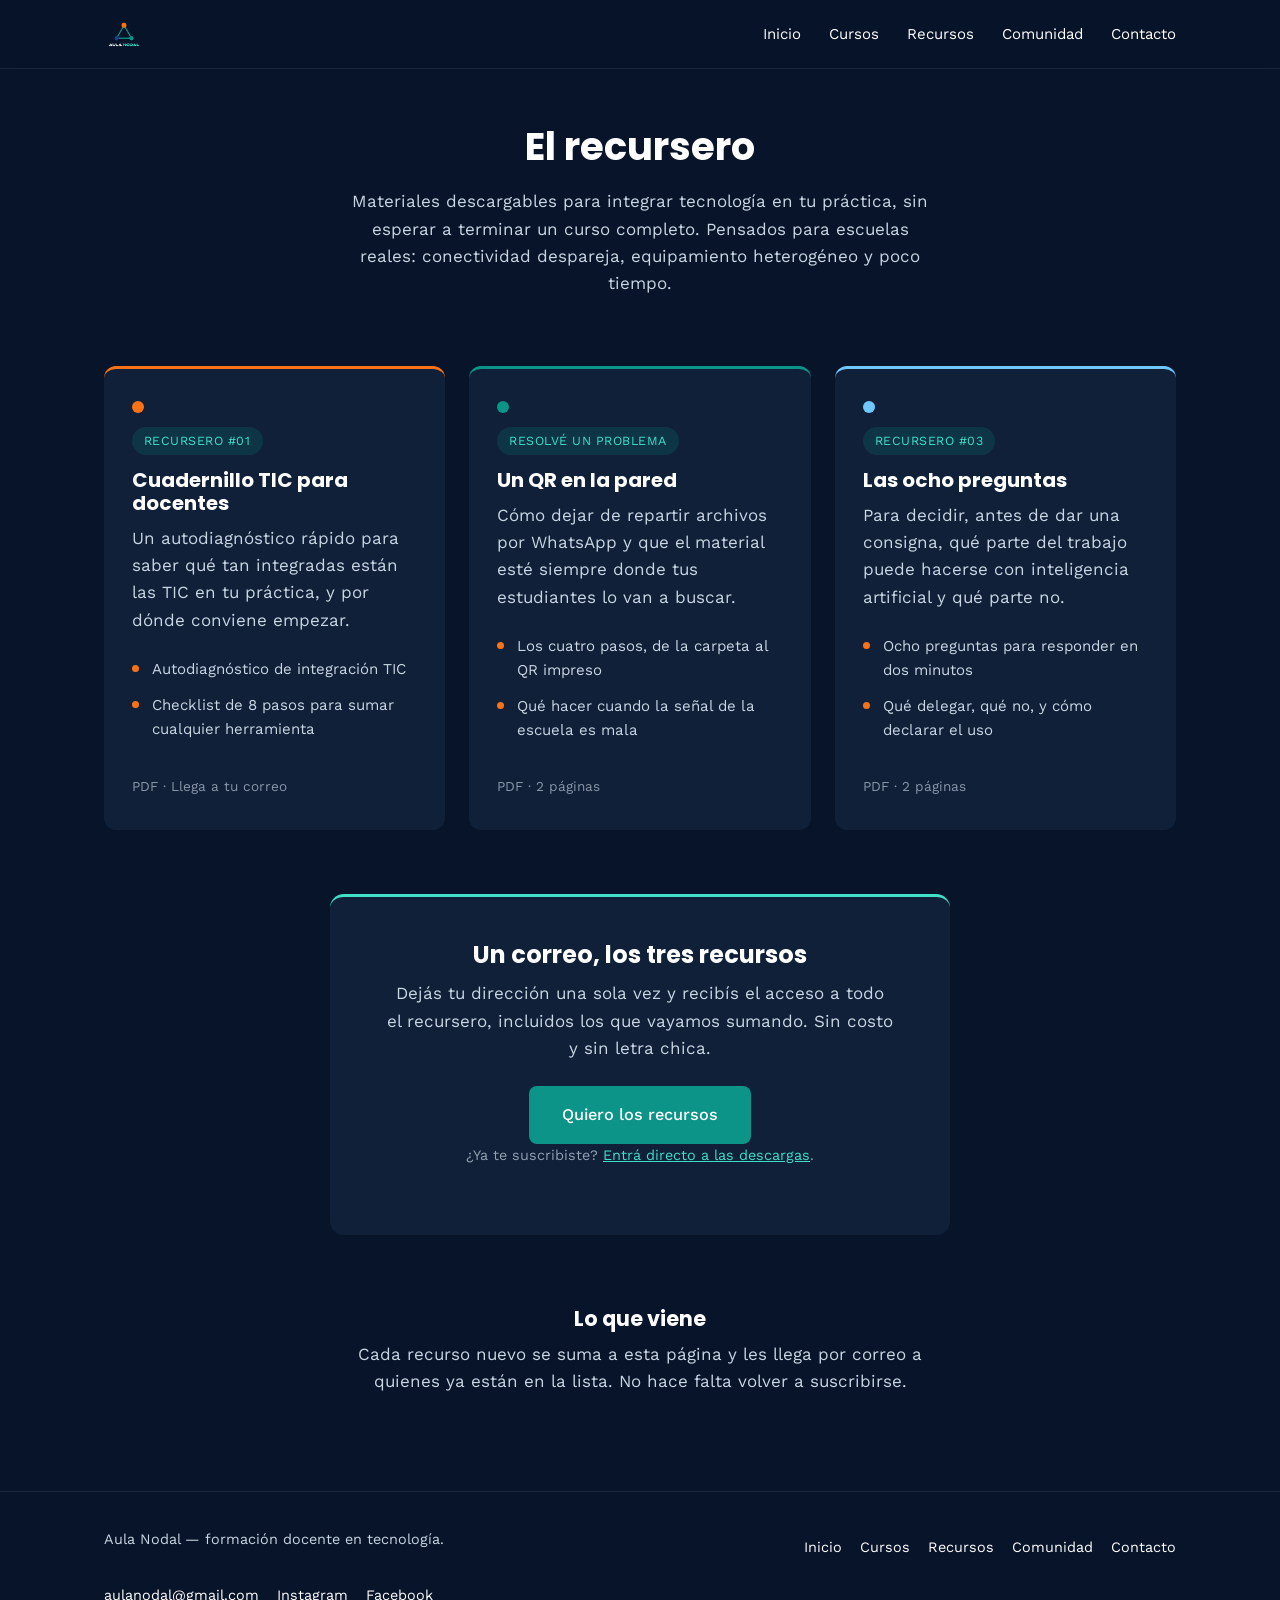
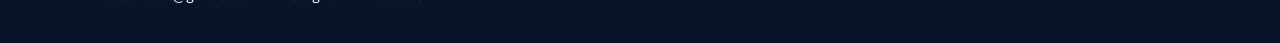
<file: index.html>
<!DOCTYPE html>
<html lang="es">
<head>
<!-- Google Tag Manager -->
<script>(function(w,d,s,l,i){w[l]=w[l]||[];w[l].push({'gtm.start':
new Date().getTime(),event:'gtm.js'});var f=d.getElementsByTagName(s)[0],
j=d.createElement(s),dl=l!='dataLayer'?'&l='+l:'';j.async=true;j.src=
'https://www.googletagmanager.com/gtm.js?id='+i+dl;f.parentNode.insertBefore(j,f);
})(window,document,'script','dataLayer','GTM-NT9JLRTF');</script>
<!-- End Google Tag Manager -->
<meta charset="UTF-8">
<meta name="viewport" content="width=device-width, initial-scale=1.0">
<title>Recursos gratuitos — Aula Nodal</title>
<meta name="description" content="Autodiagnósticos, checklists y guías descargables para integrar tecnología en el aula. Pensados para escuelas reales: conectividad despareja y tiempo escaso.">
<link rel="icon" href="/assets/img/favicon.png">
<link rel="preconnect" href="https://fonts.googleapis.com">
<link rel="preconnect" href="https://fonts.gstatic.com" crossorigin>
<link href="https://fonts.googleapis.com/css2?family=Poppins:wght@600;700&family=Work+Sans:wght@400;500&display=swap" rel="stylesheet">
<link rel="stylesheet" href="/assets/css/style.css">
<link rel="stylesheet" href="/assets/css/recursos.css">
</head>
<body>
<!-- Google Tag Manager (noscript) -->
<noscript><iframe src="https://www.googletagmanager.com/ns.html?id=GTM-NT9JLRTF"
height="0" width="0" style="display:none;visibility:hidden"></iframe></noscript>
<!-- End Google Tag Manager (noscript) -->

<header class="site-header">
  <div class="wrap header-inner">
    <a href="/" class="brand">
      <img src="/assets/img/logo-aulanodal.png" alt="Aula Nodal - Inicio" class="brand-mark">
    </a>
    <button class="nav-toggle" aria-expanded="false" aria-controls="primary-nav" aria-label="Abrir menú">
      <span></span><span></span><span></span>
    </button>
    <nav id="primary-nav" class="primary-nav">
      <a href="/">Inicio</a>
      <a href="/cursos/">Cursos</a>
      <a href="/recursos/">Recursos</a>
      <a href="/comunidad/">Comunidad</a>
      <a href="/contacto/">Contacto</a>
    </nav>
  </div>
</header>

<main>

  <section class="page-hero">
    <div class="wrap page-hero-inner">
      <h1>El recursero</h1>
      <p>Materiales descargables para integrar tecnología en tu práctica, sin esperar a terminar un curso completo. Pensados para escuelas reales: conectividad despareja, equipamiento heterogéneo y poco tiempo.</p>
    </div>
  </section>

  <section class="resource-section">
    <div class="wrap">
      <div class="resource-grid">

        <article class="resource-item resource-item--orange">
          <span class="resource-node"></span>
          <span class="resource-tag">Recursero #01</span>
          <h2>Cuadernillo TIC para docentes</h2>
          <p>Un autodiagnóstico rápido para saber qué tan integradas están las TIC en tu práctica, y por dónde conviene empezar.</p>
          <ul class="resource-features">
            <li>Autodiagnóstico de integración TIC</li>
            <li>Checklist de 8 pasos para sumar cualquier herramienta</li>
          </ul>
          <span class="resource-meta">PDF · Llega a tu correo</span>
        </article>

        <article class="resource-item resource-item--teal">
          <span class="resource-node"></span>
          <span class="resource-tag">Resolvé un problema</span>
          <h2>Un QR en la pared</h2>
          <p>Cómo dejar de repartir archivos por WhatsApp y que el material esté siempre donde tus estudiantes lo van a buscar.</p>
          <ul class="resource-features">
            <li>Los cuatro pasos, de la carpeta al QR impreso</li>
            <li>Qué hacer cuando la señal de la escuela es mala</li>
          </ul>
          <span class="resource-meta">PDF · 2 páginas</span>
        </article>

        <article class="resource-item resource-item--cyan">
          <span class="resource-node"></span>
          <span class="resource-tag">Recursero #03</span>
          <h2>Las ocho preguntas</h2>
          <p>Para decidir, antes de dar una consigna, qué parte del trabajo puede hacerse con inteligencia artificial y qué parte no.</p>
          <ul class="resource-features">
            <li>Ocho preguntas para responder en dos minutos</li>
            <li>Qué delegar, qué no, y cómo declarar el uso</li>
          </ul>
          <span class="resource-meta">PDF · 2 páginas</span>
        </article>

      </div>
    </div>
  </section>

  <section class="resource-cta">
    <div class="wrap resource-cta-inner">
      <h2>Un correo, los tres recursos</h2>
      <p>Dejás tu dirección una sola vez y recibís el acceso a todo el recursero, incluidos los que vayamos sumando. Sin costo y sin letra chica.</p>
      <a href="https://aulanodal-tvw69t.subscribepage.io" class="btn btn-primary btn-large" target="_blank" rel="noopener">Quiero los recursos</a>
      <p class="resource-cta-note">¿Ya te suscribiste? <a href="/recursos/descargas/">Entrá directo a las descargas</a>.</p>
    </div>
  </section>

  <section class="more-resources">
    <div class="wrap">
      <h2>Lo que viene</h2>
      <p>Cada recurso nuevo se suma a esta página y les llega por correo a quienes ya están en la lista. No hace falta volver a suscribirse.</p>
    </div>
  </section>

</main>

<footer class="site-footer">
  <div class="wrap footer-inner">
    <p>Aula Nodal — formación docente en tecnología.</p>
    <nav class="footer-nav">
      <a href="/">Inicio</a>
      <a href="/cursos/">Cursos</a>
      <a href="/recursos/">Recursos</a>
      <a href="/comunidad/">Comunidad</a>
      <a href="/contacto/">Contacto</a>
    </nav>
    <div class="footer-meta">
      <a href="mailto:aulanodal@gmail.com">aulanodal@gmail.com</a>
      <a href="https://instagram.com/aulanodal" target="_blank" rel="noopener">Instagram</a>
      <a href="https://facebook.com/aulanodal" target="_blank" rel="noopener">Facebook</a>
    </div>
  </div>
</footer>

<script src="/assets/js/main.js"></script>
</body>
</html>
</file>
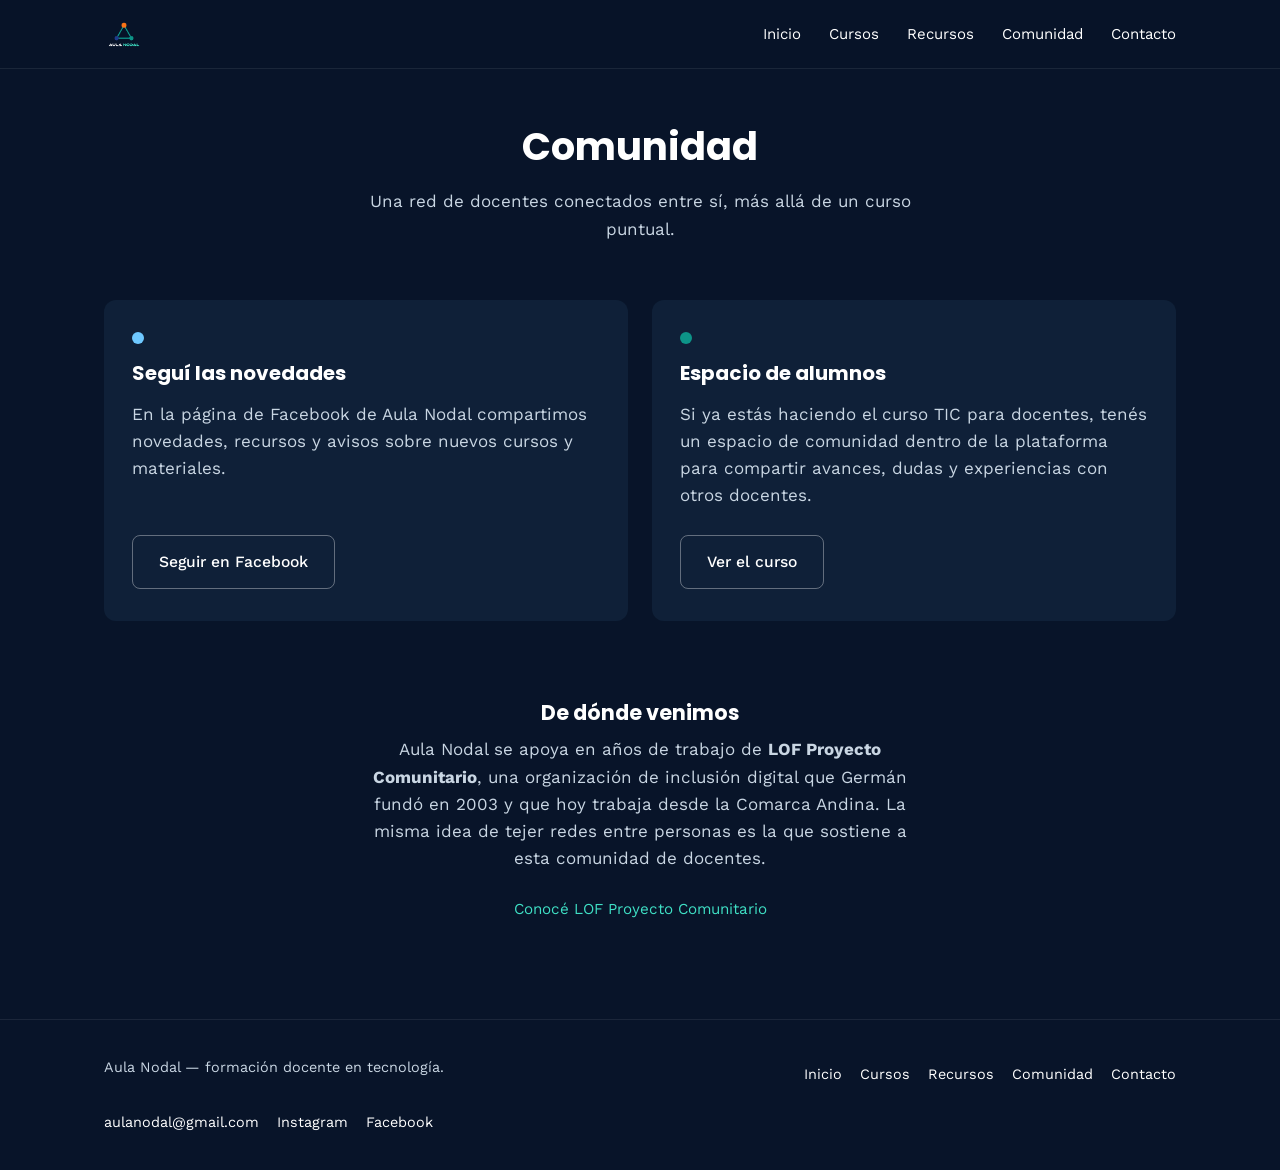
<file: comunidad/index.html>
<!DOCTYPE html>
<html lang="es">
<head>
<!-- Google Tag Manager -->
<script>(function(w,d,s,l,i){w[l]=w[l]||[];w[l].push({'gtm.start':
new Date().getTime(),event:'gtm.js'});var f=d.getElementsByTagName(s)[0],
j=d.createElement(s),dl=l!='dataLayer'?'&l='+l:'';j.async=true;j.src=
'https://www.googletagmanager.com/gtm.js?id='+i+dl;f.parentNode.insertBefore(j,f);
})(window,document,'script','dataLayer','GTM-NT9JLRTF');</script>
<!-- End Google Tag Manager -->
<meta charset="UTF-8">
<meta name="viewport" content="width=device-width, initial-scale=1.0">
<title>Comunidad — Aula Nodal</title>
<meta name="description" content="Sumate a la comunidad de Aula Nodal: seguí las novedades en Facebook o compartí dudas y avances con otros docentes dentro del curso.">
<link rel="icon" href="/assets/img/favicon.png">
<link rel="preconnect" href="https://fonts.googleapis.com">
<link rel="preconnect" href="https://fonts.gstatic.com" crossorigin>
<link href="https://fonts.googleapis.com/css2?family=Poppins:wght@600;700&family=Work+Sans:wght@400;500&display=swap" rel="stylesheet">
<link rel="stylesheet" href="/assets/css/style.css">
<link rel="stylesheet" href="/assets/css/recursos.css">
<link rel="stylesheet" href="/assets/css/comunidad.css">
</head>
<body>
<!-- Google Tag Manager (noscript) -->
<noscript><iframe src="https://www.googletagmanager.com/ns.html?id=GTM-NT9JLRTF"
height="0" width="0" style="display:none;visibility:hidden"></iframe></noscript>
<!-- End Google Tag Manager (noscript) -->

<header class="site-header">
  <div class="wrap header-inner">
    <a href="/" class="brand">
      <img src="/assets/img/logo-aulanodal.png" alt="Aula Nodal - Inicio" class="brand-mark">
    </a>
    <button class="nav-toggle" aria-expanded="false" aria-controls="primary-nav" aria-label="Abrir menú">
      <span></span><span></span><span></span>
    </button>
    <nav id="primary-nav" class="primary-nav">
      <a href="/">Inicio</a>
      <a href="/cursos/">Cursos</a>
      <a href="/recursos/">Recursos</a>
      <a href="/comunidad/">Comunidad</a>
      <a href="/contacto/">Contacto</a>
    </nav>
  </div>
</header>

<main>

  <section class="page-hero">
    <div class="wrap page-hero-inner">
      <h1>Comunidad</h1>
      <p>Una red de docentes conectados entre sí, más allá de un curso puntual.</p>
    </div>
  </section>

  <section class="community-channels">
    <div class="wrap channels-grid">

      <div class="channel-card">
        <span class="channel-node channel-node-cyan"></span>
        <h2>Seguí las novedades</h2>
        <p>En la página de Facebook de Aula Nodal compartimos novedades, recursos y avisos sobre nuevos cursos y materiales.</p>
        <a href="https://facebook.com/aulanodal" class="btn btn-ghost" target="_blank" rel="noopener">Seguir en Facebook</a>
      </div>

      <div class="channel-card">
        <span class="channel-node channel-node-teal"></span>
        <h2>Espacio de alumnos</h2>
        <p>Si ya estás haciendo el curso TIC para docentes, tenés un espacio de comunidad dentro de la plataforma para compartir avances, dudas y experiencias con otros docentes.</p>
        <a href="/cursos/" class="btn btn-ghost">Ver el curso</a>
      </div>

    </div>
  </section>

  <section class="lof-section">
    <div class="wrap lof-inner">
      <h2>De dónde venimos</h2>
      <p>Aula Nodal se apoya en años de trabajo de <strong>LOF Proyecto Comunitario</strong>, una organización de inclusión digital que Germán fundó en 2003 y que hoy trabaja desde la Comarca Andina. La misma idea de tejer redes entre personas es la que sostiene a esta comunidad de docentes.</p>
      <a href="https://lof.org.ar" class="lof-link" target="_blank" rel="noopener">Conocé LOF Proyecto Comunitario</a>
    </div>
  </section>

</main>

<footer class="site-footer">
  <div class="wrap footer-inner">
    <p>Aula Nodal — formación docente en tecnología.</p>
    <nav class="footer-nav">
      <a href="/">Inicio</a>
      <a href="/cursos/">Cursos</a>
      <a href="/recursos/">Recursos</a>
      <a href="/comunidad/">Comunidad</a>
      <a href="/contacto/">Contacto</a>
    </nav>
    <div class="footer-meta">
      <a href="mailto:aulanodal@gmail.com">aulanodal@gmail.com</a>
      <a href="https://instagram.com/aulanodal" target="_blank" rel="noopener">Instagram</a>
      <a href="https://facebook.com/aulanodal" target="_blank" rel="noopener">Facebook</a>
    </div>
  </div>
</footer>

<script src="/assets/js/main.js"></script>
</body>
</html>
</file>
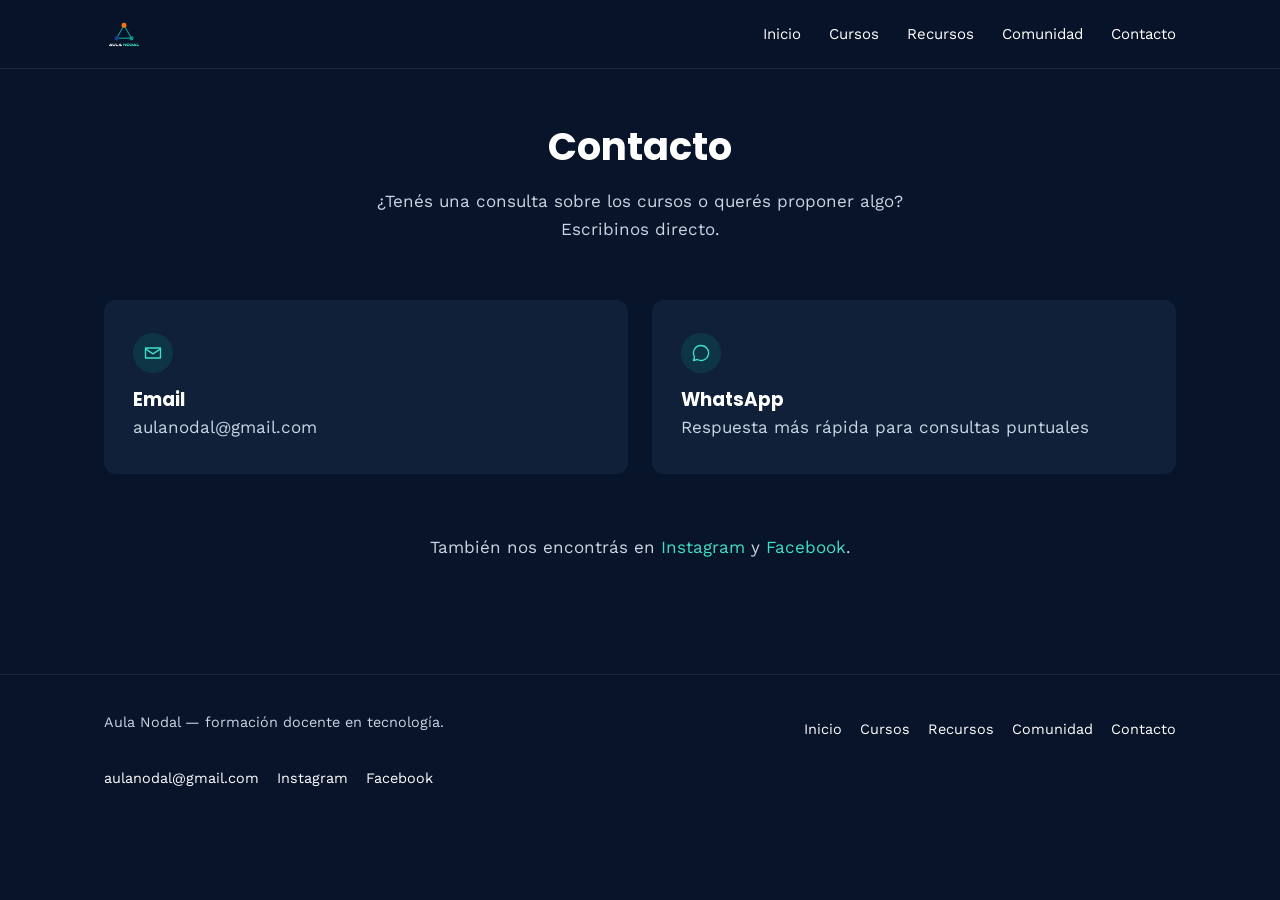
<file: contacto/index.html>
<!DOCTYPE html>
<html lang="es">
<head>
<!-- Google Tag Manager -->
<script>(function(w,d,s,l,i){w[l]=w[l]||[];w[l].push({'gtm.start':
new Date().getTime(),event:'gtm.js'});var f=d.getElementsByTagName(s)[0],
j=d.createElement(s),dl=l!='dataLayer'?'&l='+l:'';j.async=true;j.src=
'https://www.googletagmanager.com/gtm.js?id='+i+dl;f.parentNode.insertBefore(j,f);
})(window,document,'script','dataLayer','GTM-NT9JLRTF');</script>
<!-- End Google Tag Manager -->
<meta charset="UTF-8">
<meta name="viewport" content="width=device-width, initial-scale=1.0">
<title>Contacto — Aula Nodal</title>
<meta name="description" content="Escribinos por email o WhatsApp para consultas sobre los cursos y recursos de Aula Nodal.">
<link rel="icon" href="/assets/img/favicon.png">
<link rel="preconnect" href="https://fonts.googleapis.com">
<link rel="preconnect" href="https://fonts.gstatic.com" crossorigin>
<link href="https://fonts.googleapis.com/css2?family=Poppins:wght@600;700&family=Work+Sans:wght@400;500&display=swap" rel="stylesheet">
<link rel="stylesheet" href="/assets/css/style.css">
<link rel="stylesheet" href="/assets/css/recursos.css">
<link rel="stylesheet" href="/assets/css/contacto.css">
</head>
<body>
<!-- Google Tag Manager (noscript) -->
<noscript><iframe src="https://www.googletagmanager.com/ns.html?id=GTM-NT9JLRTF"
height="0" width="0" style="display:none;visibility:hidden"></iframe></noscript>
<!-- End Google Tag Manager (noscript) -->

<header class="site-header">
  <div class="wrap header-inner">
    <a href="/" class="brand">
      <img src="/assets/img/logo-aulanodal.png" alt="Aula Nodal - Inicio" class="brand-mark">
    </a>
    <button class="nav-toggle" aria-expanded="false" aria-controls="primary-nav" aria-label="Abrir menú">
      <span></span><span></span><span></span>
    </button>
    <nav id="primary-nav" class="primary-nav">
      <a href="/">Inicio</a>
      <a href="/cursos/">Cursos</a>
      <a href="/recursos/">Recursos</a>
      <a href="/comunidad/">Comunidad</a>
      <a href="/contacto/">Contacto</a>
    </nav>
  </div>
</header>

<main>

  <section class="page-hero">
    <div class="wrap page-hero-inner">
      <h1>Contacto</h1>
      <p>¿Tenés una consulta sobre los cursos o querés proponer algo? Escribinos directo.</p>
    </div>
  </section>

  <section class="contact-channels">
    <div class="wrap contact-grid">

      <a href="mailto:aulanodal@gmail.com" class="contact-card">
        <span class="contact-icon" aria-hidden="true">
          <svg viewBox="0 0 24 24" fill="none" xmlns="http://www.w3.org/2000/svg"><path d="M3 6h18v12H3z" stroke="currentColor" stroke-width="1.6" stroke-linejoin="round"/><path d="M3 7l9 6 9-6" stroke="currentColor" stroke-width="1.6" stroke-linejoin="round"/></svg>
        </span>
        <h2>Email</h2>
        <p>aulanodal@gmail.com</p>
      </a>

      <a href="https://wa.me/5491157307879?text=Hola%20Germ%C3%A1n!%20Te%20escribo%20desde%20aulanodal.com" class="contact-card" target="_blank" rel="noopener">
        <span class="contact-icon" aria-hidden="true">
          <svg viewBox="0 0 24 24" fill="none" xmlns="http://www.w3.org/2000/svg"><path d="M12 3a9 9 0 0 0-7.8 13.5L3 21l4.6-1.2A9 9 0 1 0 12 3z" stroke="currentColor" stroke-width="1.6" stroke-linejoin="round"/></svg>
        </span>
        <h2>WhatsApp</h2>
        <p>Respuesta más rápida para consultas puntuales</p>
      </a>

    </div>
  </section>

  <section class="social-line">
    <div class="wrap">
      <p>También nos encontrás en <a href="https://instagram.com/aulanodal" target="_blank" rel="noopener">Instagram</a> y <a href="https://facebook.com/aulanodal" target="_blank" rel="noopener">Facebook</a>.</p>
    </div>
  </section>

</main>

<footer class="site-footer">
  <div class="wrap footer-inner">
    <p>Aula Nodal — formación docente en tecnología.</p>
    <nav class="footer-nav">
      <a href="/">Inicio</a>
      <a href="/cursos/">Cursos</a>
      <a href="/recursos/">Recursos</a>
      <a href="/comunidad/">Comunidad</a>
      <a href="/contacto/">Contacto</a>
    </nav>
    <div class="footer-meta">
      <a href="mailto:aulanodal@gmail.com">aulanodal@gmail.com</a>
      <a href="https://instagram.com/aulanodal" target="_blank" rel="noopener">Instagram</a>
      <a href="https://facebook.com/aulanodal" target="_blank" rel="noopener">Facebook</a>
    </div>
  </div>
</footer>

<script src="/assets/js/main.js"></script>
</body>
</html>
</file>
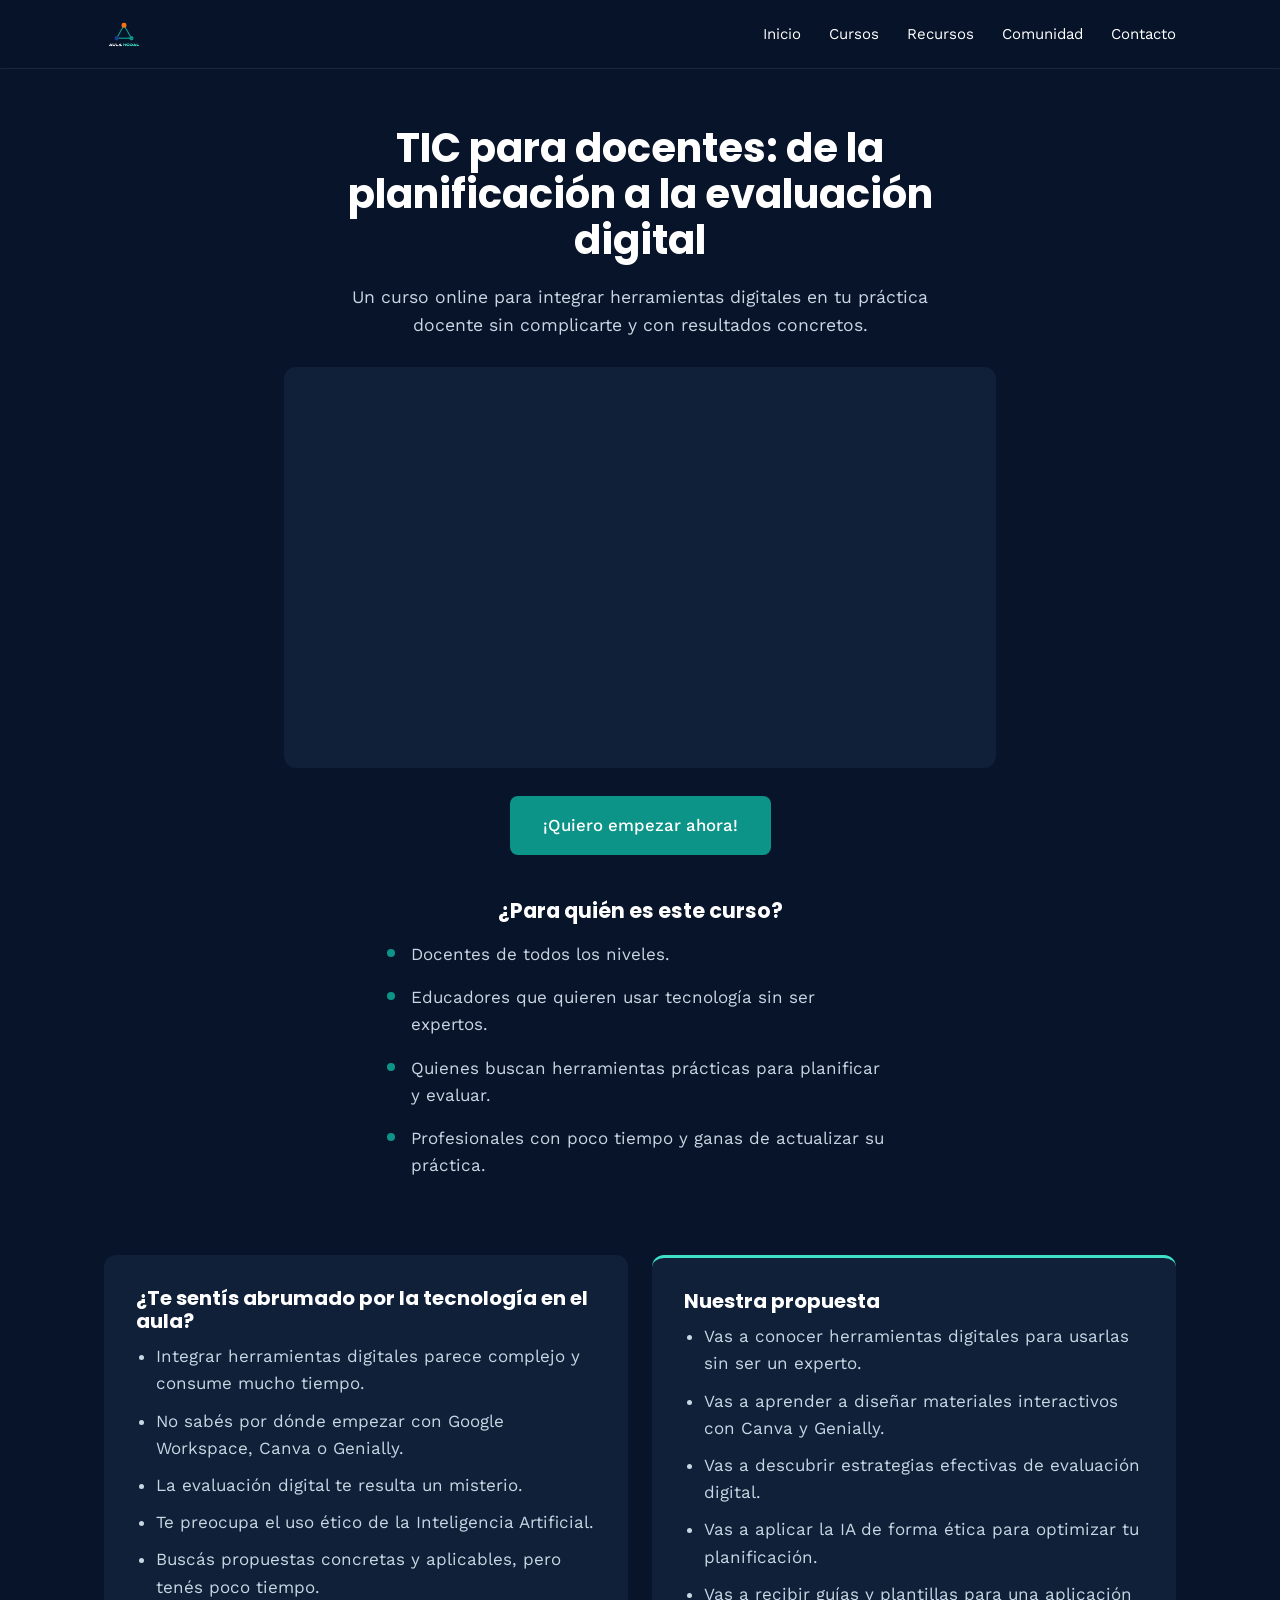
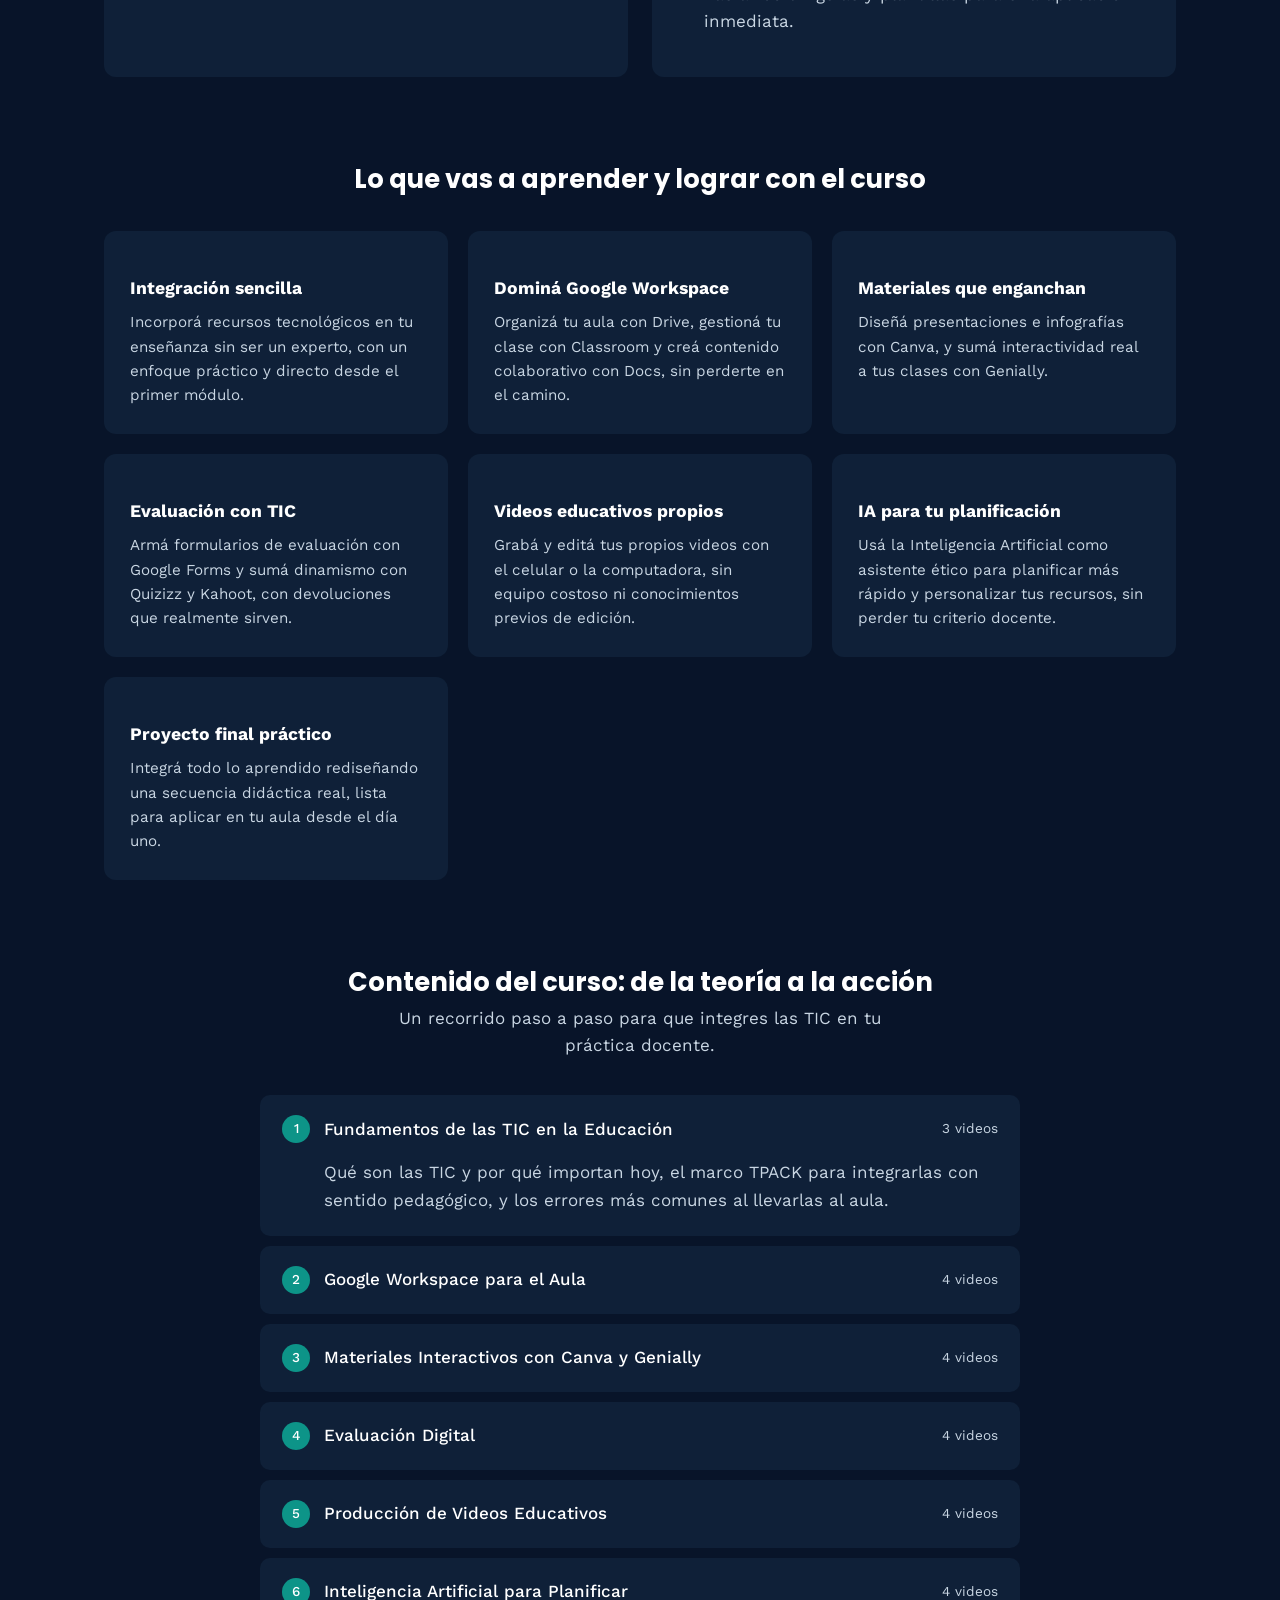
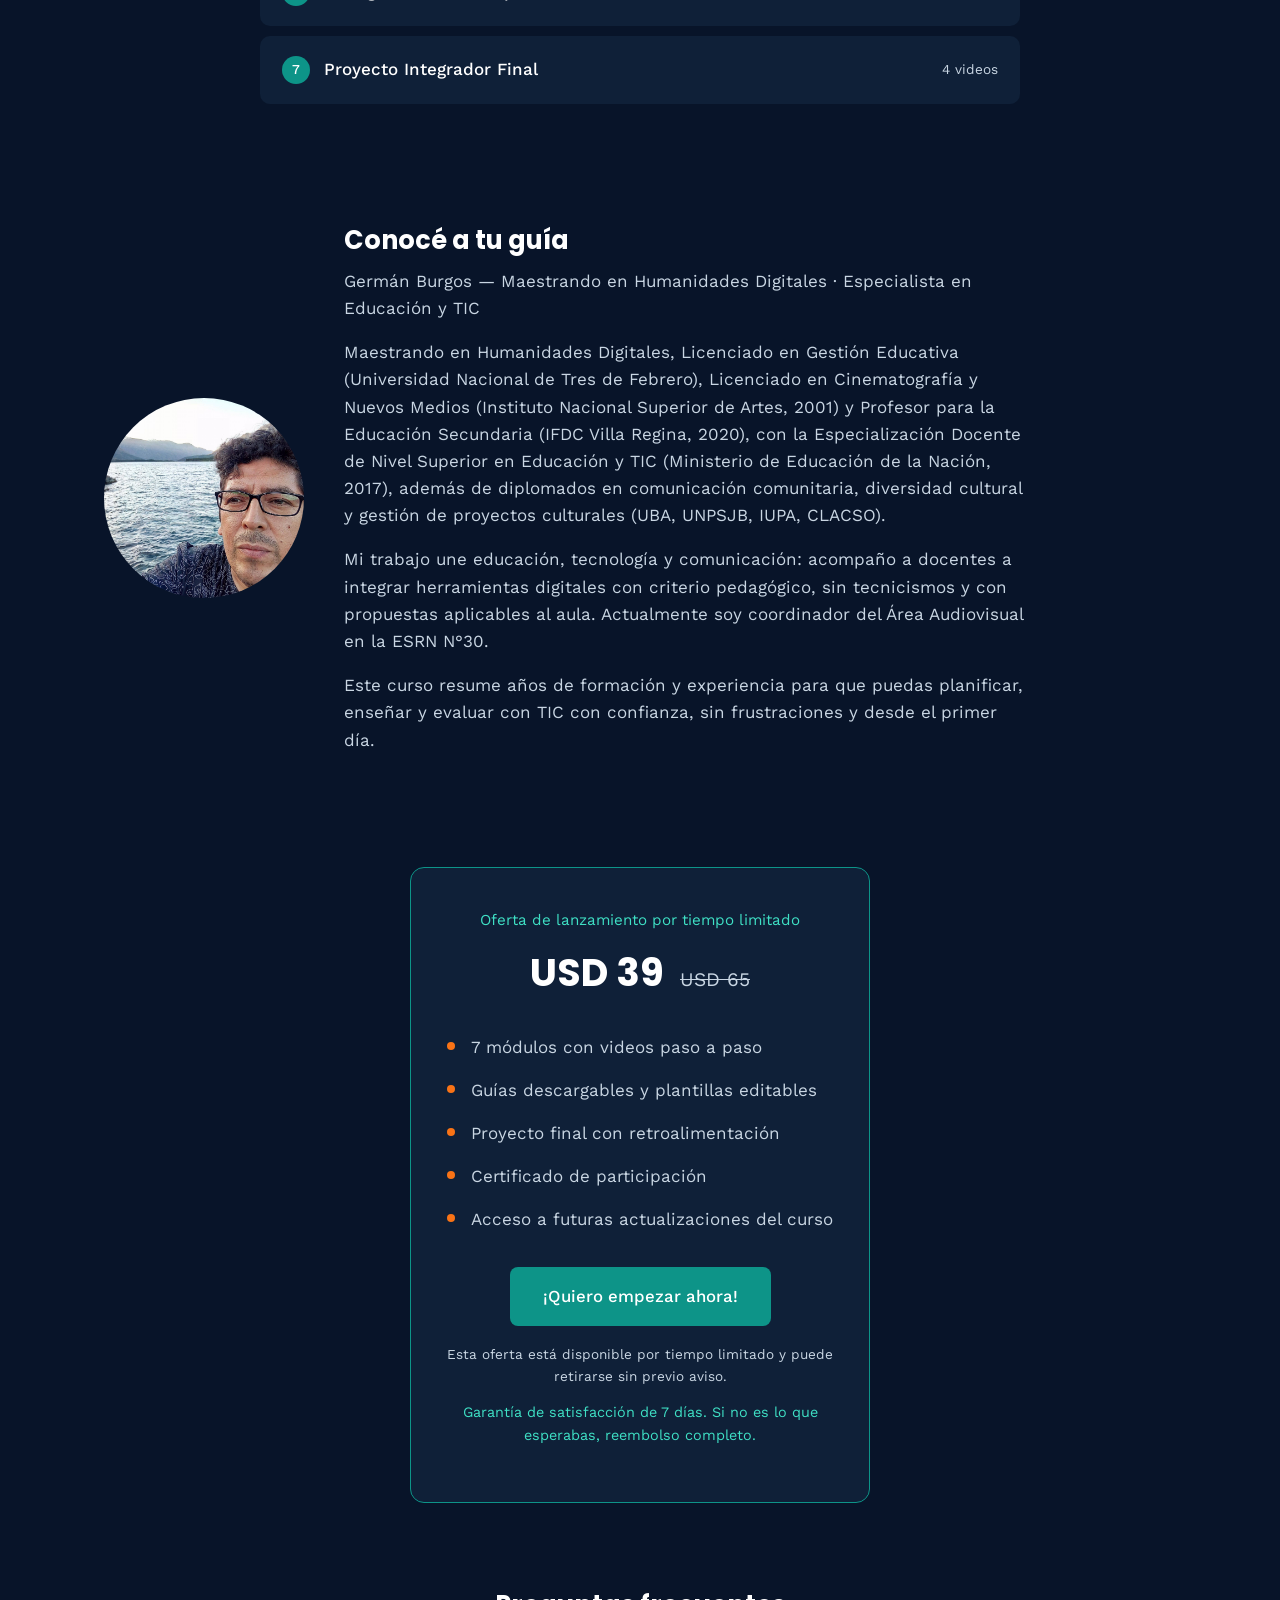
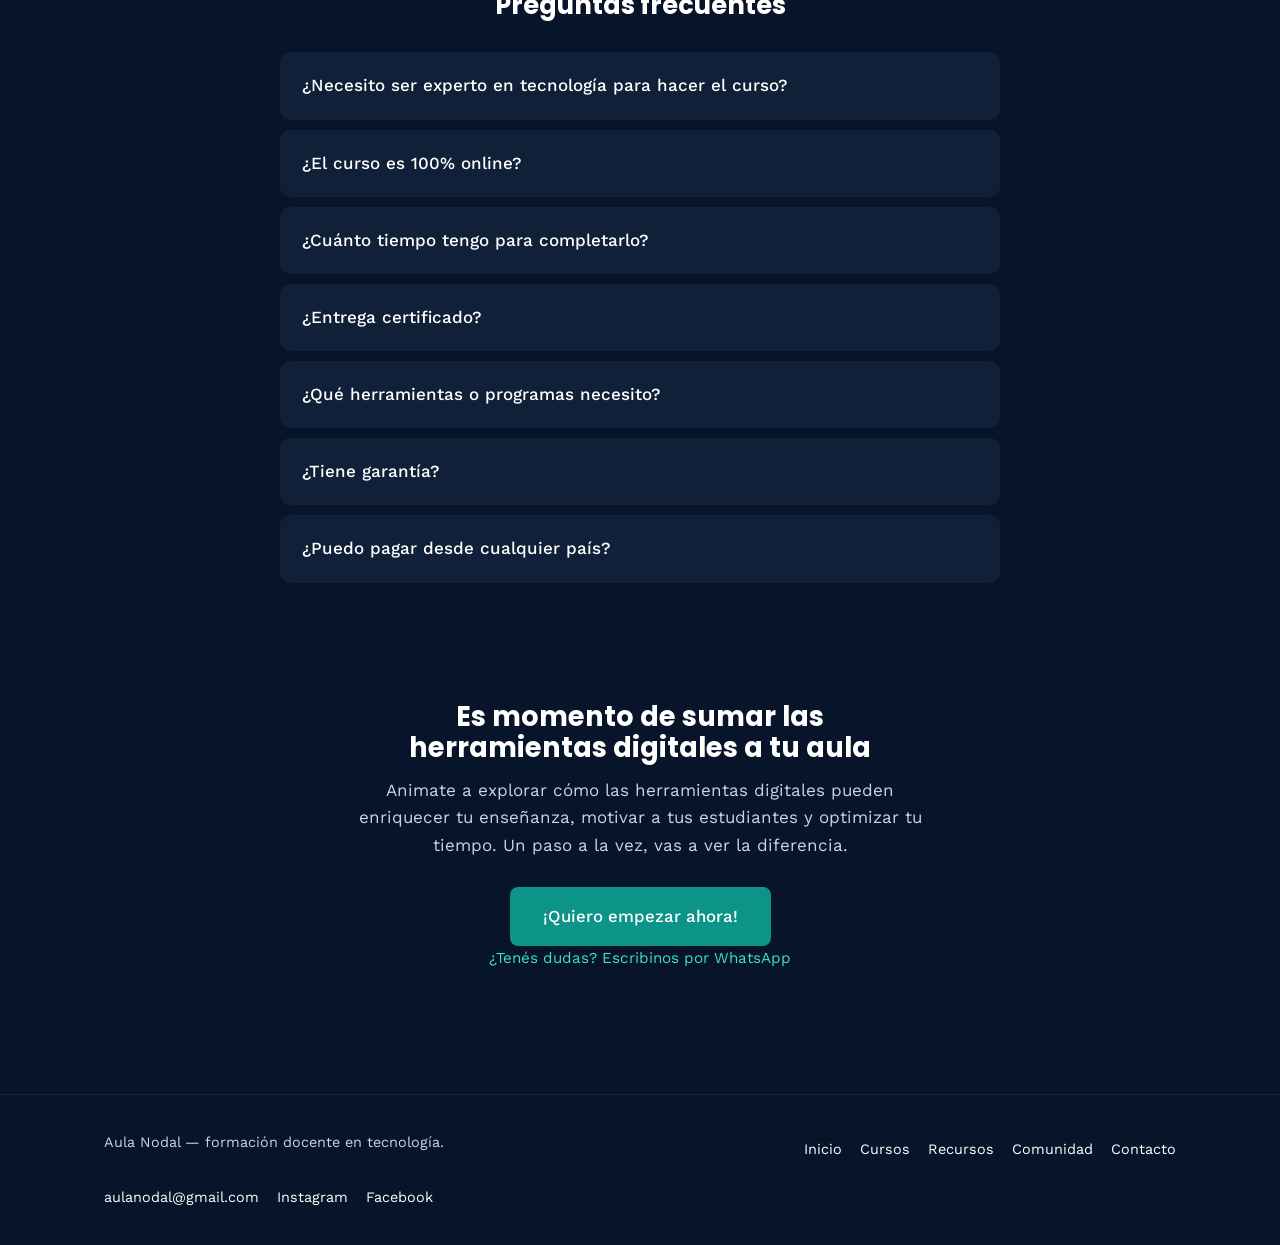
<file: cursos/index.html>
<!DOCTYPE html>
<html lang="es">
<head>
<!-- Google Tag Manager -->
<script>(function(w,d,s,l,i){w[l]=w[l]||[];w[l].push({'gtm.start':
new Date().getTime(),event:'gtm.js'});var f=d.getElementsByTagName(s)[0],
j=d.createElement(s),dl=l!='dataLayer'?'&l='+l:'';j.async=true;j.src=
'https://www.googletagmanager.com/gtm.js?id='+i+dl;f.parentNode.insertBefore(j,f);
})(window,document,'script','dataLayer','GTM-NT9JLRTF');</script>
<!-- End Google Tag Manager -->
<meta charset="UTF-8">
<meta name="viewport" content="width=device-width, initial-scale=1.0">
<title>TIC para docentes — Curso online | Aula Nodal</title>
<meta name="description" content="Curso online para integrar herramientas digitales en tu práctica docente: Google Workspace, Canva, Genially, evaluación digital e IA aplicada a la planificación.">
<link rel="icon" href="/assets/img/favicon.png">
<link rel="preconnect" href="https://fonts.googleapis.com">
<link rel="preconnect" href="https://fonts.gstatic.com" crossorigin>
<link href="https://fonts.googleapis.com/css2?family=Poppins:wght@600;700&family=Work+Sans:wght@400;500&display=swap" rel="stylesheet">
<link rel="stylesheet" href="/assets/css/style.css">
<link rel="stylesheet" href="/assets/css/cursos.css">
</head>
<body>
<!-- Google Tag Manager (noscript) -->
<noscript><iframe src="https://www.googletagmanager.com/ns.html?id=GTM-NT9JLRTF"
height="0" width="0" style="display:none;visibility:hidden"></iframe></noscript>
<!-- End Google Tag Manager (noscript) -->

<header class="site-header">
  <div class="wrap header-inner">
    <a href="/" class="brand">
      <img src="/assets/img/logo-aulanodal.png" alt="Aula Nodal - Inicio" class="brand-mark">
    </a>
    <button class="nav-toggle" aria-expanded="false" aria-controls="primary-nav" aria-label="Abrir menú">
      <span></span><span></span><span></span>
    </button>
    <nav id="primary-nav" class="primary-nav">
      <a href="/">Inicio</a>
      <a href="/cursos/">Cursos</a>
      <a href="/recursos/">Recursos</a>
      <a href="/comunidad/">Comunidad</a>
      <a href="/contacto/">Contacto</a>
    </nav>
  </div>
</header>

<main>

  <!-- Hero -->
  <section class="course-hero">
    <div class="wrap course-hero-inner">
      <h1>TIC para docentes: de la planificación a la evaluación digital</h1>
      <p class="course-hero-sub">Un curso online para integrar herramientas digitales en tu práctica docente sin complicarte y con resultados concretos.</p>

      <div class="video-embed">
        <iframe src="https://www.youtube.com/embed/3rizaIndnXs" title="Presentación del curso TIC para docentes" allow="accelerometer; autoplay; clipboard-write; encrypted-media; gyroscope; picture-in-picture" allowfullscreen loading="lazy"></iframe>
      </div>

      <a href="https://pay.hotmart.com/O107193156I?off=67l70r9e&hotfeature=51&src=aulanodal" class="btn btn-primary btn-large">¡Quiero empezar ahora!</a>

      <h2 class="who-title">¿Para quién es este curso?</h2>
      <ul class="who-list">
        <li>Docentes de todos los niveles.</li>
        <li>Educadores que quieren usar tecnología sin ser expertos.</li>
        <li>Quienes buscan herramientas prácticas para planificar y evaluar.</li>
        <li>Profesionales con poco tiempo y ganas de actualizar su práctica.</li>
      </ul>
    </div>
  </section>

  <!-- Problema / propuesta -->
  <section class="problem-solution">
    <div class="wrap ps-grid">
      <div class="ps-card">
        <h2>¿Te sentís abrumado por la tecnología en el aula?</h2>
        <ul>
          <li>Integrar herramientas digitales parece complejo y consume mucho tiempo.</li>
          <li>No sabés por dónde empezar con Google Workspace, Canva o Genially.</li>
          <li>La evaluación digital te resulta un misterio.</li>
          <li>Te preocupa el uso ético de la Inteligencia Artificial.</li>
          <li>Buscás propuestas concretas y aplicables, pero tenés poco tiempo.</li>
        </ul>
      </div>
      <div class="ps-card ps-card-accent">
        <h2>Nuestra propuesta</h2>
        <ul>
          <li>Vas a conocer herramientas digitales para usarlas sin ser un experto.</li>
          <li>Vas a aprender a diseñar materiales interactivos con Canva y Genially.</li>
          <li>Vas a descubrir estrategias efectivas de evaluación digital.</li>
          <li>Vas a aplicar la IA de forma ética para optimizar tu planificación.</li>
          <li>Vas a recibir guías y plantillas para una aplicación inmediata.</li>
        </ul>
      </div>
    </div>
  </section>

  <!-- Lo que aprenderás -->
  <section class="learn-grid-section">
    <div class="wrap">
      <h2>Lo que vas a aprender y lograr con el curso</h2>
      <div class="learn-grid">
        <div class="learn-card">
          <h3>Integración sencilla</h3>
          <p>Incorporá recursos tecnológicos en tu enseñanza sin ser un experto, con un enfoque práctico y directo desde el primer módulo.</p>
        </div>
        <div class="learn-card">
          <h3>Dominá Google Workspace</h3>
          <p>Organizá tu aula con Drive, gestioná tu clase con Classroom y creá contenido colaborativo con Docs, sin perderte en el camino.</p>
        </div>
        <div class="learn-card">
          <h3>Materiales que enganchan</h3>
          <p>Diseñá presentaciones e infografías con Canva, y sumá interactividad real a tus clases con Genially.</p>
        </div>
        <div class="learn-card">
          <h3>Evaluación con TIC</h3>
          <p>Armá formularios de evaluación con Google Forms y sumá dinamismo con Quizizz y Kahoot, con devoluciones que realmente sirven.</p>
        </div>
        <div class="learn-card">
          <h3>Videos educativos propios</h3>
          <p>Grabá y editá tus propios videos con el celular o la computadora, sin equipo costoso ni conocimientos previos de edición.</p>
        </div>
        <div class="learn-card">
          <h3>IA para tu planificación</h3>
          <p>Usá la Inteligencia Artificial como asistente ético para planificar más rápido y personalizar tus recursos, sin perder tu criterio docente.</p>
        </div>
        <div class="learn-card">
          <h3>Proyecto final práctico</h3>
          <p>Integrá todo lo aprendido rediseñando una secuencia didáctica real, lista para aplicar en tu aula desde el día uno.</p>
        </div>
      </div>
    </div>
  </section>

  <!-- Módulos -->
  <section class="modules-section">
    <div class="wrap">
      <h2>Contenido del curso: de la teoría a la acción</h2>
      <p class="modules-sub">Un recorrido paso a paso para que integres las TIC en tu práctica docente.</p>

      <div class="modules-list">
        <details class="module-item" open>
          <summary><span class="module-num">1</span> Fundamentos de las TIC en la Educación <span class="module-count">3 videos</span></summary>
          <p>Qué son las TIC y por qué importan hoy, el marco TPACK para integrarlas con sentido pedagógico, y los errores más comunes al llevarlas al aula.</p>
        </details>
        <details class="module-item">
          <summary><span class="module-num">2</span> Google Workspace para el Aula <span class="module-count">4 videos</span></summary>
          <p>Perdele el miedo a Google Workspace: organizá tu aula con Drive, gestioná tu clase con Classroom y creá contenido colaborativo con Docs.</p>
        </details>
        <details class="module-item">
          <summary><span class="module-num">3</span> Materiales Interactivos con Canva y Genially <span class="module-count">4 videos</span></summary>
          <p>Diseñá materiales visuales que sí enganchan: desde Canva para docentes hasta Genially para crear recursos interactivos y actividades reales.</p>
        </details>
        <details class="module-item">
          <summary><span class="module-num">4</span> Evaluación Digital <span class="module-count">4 videos</span></summary>
          <p>La evaluación como algo más que una nota: Google Forms, Quizizz y Kahoot para evaluar, y cómo dar una retroalimentación digital que realmente sirva.</p>
        </details>
        <details class="module-item">
          <summary><span class="module-num">5</span> Producción de Videos Educativos <span class="module-count">4 videos</span></summary>
          <p>Grabá con tu celular o computadora, editá lo justo y necesario, y compartí tus videos acompañados de una actividad real para tu clase.</p>
        </details>
        <details class="module-item">
          <summary><span class="module-num">6</span> Inteligencia Artificial para Planificar <span class="module-count">4 videos</span></summary>
          <p>Usá la IA sin miedo como asistente: planificá con ChatGPT, creá recursos y aplicá un uso ético y responsable en tu práctica docente.</p>
        </details>
        <details class="module-item">
          <summary><span class="module-num">7</span> Proyecto Integrador Final <span class="module-count">4 videos</span></summary>
          <p>Integrá todo lo aprendido rediseñando una secuencia didáctica propia con TIC, lista para aplicar en tu aula desde el primer día.</p>
        </details>
      </div>
    </div>
  </section>

  <!-- Guía -->
  <section class="about">
    <div class="wrap about-inner">
      <img src="/assets/img/german-burgos.jpg" alt="" class="about-photo">
      <div class="about-text">
        <h2>Conocé a tu guía</h2>
        <p class="guide-role">Germán Burgos — Maestrando en Humanidades Digitales · Especialista en Educación y TIC</p>
        <p>Maestrando en Humanidades Digitales, Licenciado en Gestión Educativa (Universidad Nacional de Tres de Febrero), Licenciado en Cinematografía y Nuevos Medios (Instituto Nacional Superior de Artes, 2001) y Profesor para la Educación Secundaria (IFDC Villa Regina, 2020), con la Especialización Docente de Nivel Superior en Educación y TIC (Ministerio de Educación de la Nación, 2017), además de diplomados en comunicación comunitaria, diversidad cultural y gestión de proyectos culturales (UBA, UNPSJB, IUPA, CLACSO).</p>
        <p>Mi trabajo une educación, tecnología y comunicación: acompaño a docentes a integrar herramientas digitales con criterio pedagógico, sin tecnicismos y con propuestas aplicables al aula. Actualmente soy coordinador del Área Audiovisual en la ESRN N°30.</p>
        <p>Este curso resume años de formación y experiencia para que puedas planificar, enseñar y evaluar con TIC con confianza, sin frustraciones y desde el primer día.</p>
      </div>
    </div>
  </section>

  <!-- Precio -->
  <section class="pricing-section">
    <div class="wrap">
      <div class="pricing-card">
        <p class="pricing-label">Oferta de lanzamiento por tiempo limitado</p>
        <div class="pricing-amounts">
          <span class="price-current">USD 39</span>
          <span class="price-old">USD 65</span>
        </div>
        <ul class="pricing-features">
          <li>7 módulos con videos paso a paso</li>
          <li>Guías descargables y plantillas editables</li>
          <li>Proyecto final con retroalimentación</li>
          <li>Certificado de participación</li>
          <li>Acceso a futuras actualizaciones del curso</li>
        </ul>
        <a href="https://pay.hotmart.com/O107193156I?off=67l70r9e&hotfeature=51&src=aulanodal" class="btn btn-primary btn-large">¡Quiero empezar ahora!</a>
        <p class="pricing-note">Esta oferta está disponible por tiempo limitado y puede retirarse sin previo aviso.</p>
        <p class="pricing-guarantee">Garantía de satisfacción de 7 días. Si no es lo que esperabas, reembolso completo.</p>
      </div>
    </div>
  </section>

  <!-- FAQ -->
  <section class="faq-section">
    <div class="wrap">
      <h2>Preguntas frecuentes</h2>

      <details class="faq-item">
        <summary>¿Necesito ser experto en tecnología para hacer el curso?</summary>
        <p>No. El curso está pensado para docentes con cualquier nivel de conocimiento digital. Las explicaciones son claras, paso a paso, y sin tecnicismos innecesarios.</p>
      </details>
      <details class="faq-item">
        <summary>¿El curso es 100% online?</summary>
        <p>Sí. Podés acceder a todos los contenidos desde cualquier dispositivo, a tu ritmo y sin horarios fijos.</p>
      </details>
      <details class="faq-item">
        <summary>¿Cuánto tiempo tengo para completarlo?</summary>
        <p>Tenés acceso al curso para que puedas avanzar a tu ritmo. La duración estimada es de 4 a 5 semanas dedicando entre 2 y 3 horas semanales.</p>
      </details>
      <details class="faq-item">
        <summary>¿Entrega certificado?</summary>
        <p>Sí. Al finalizar el curso y completar el proyecto final, vas a poder descargar un certificado de participación.</p>
      </details>
      <details class="faq-item">
        <summary>¿Qué herramientas o programas necesito?</summary>
        <p>Solo necesitás una computadora o celular con conexión a Internet. La mayoría de las herramientas son gratuitas.</p>
      </details>
      <details class="faq-item">
        <summary>¿Tiene garantía?</summary>
        <p>Sí. Tenés 7 días de garantía de satisfacción. Si no es lo que esperabas, pedís el reembolso sin preguntas incómodas.</p>
      </details>
      <details class="faq-item">
        <summary>¿Puedo pagar desde cualquier país?</summary>
        <p>Sí. La plataforma acepta pagos internacionales y distintos medios según tu país.</p>
      </details>
    </div>
  </section>

  <!-- CTA final -->
  <section class="final-cta">
    <div class="wrap">
      <h2>Es momento de sumar las herramientas digitales a tu aula</h2>
      <p>Animate a explorar cómo las herramientas digitales pueden enriquecer tu enseñanza, motivar a tus estudiantes y optimizar tu tiempo. Un paso a la vez, vas a ver la diferencia.</p>
      <a href="https://pay.hotmart.com/O107193156I?off=67l70r9e&hotfeature=51&src=aulanodal" class="btn btn-primary btn-large">¡Quiero empezar ahora!</a>
      <p class="whatsapp-link">
        <a href="https://wa.me/5492944604829?text=Hola%20Germ%C3%A1n!%20Me%20gustar%C3%ADa%20hacerte%20una%20consulta%20sobre%20el%20curso%20TIC%20para%20docentes.%20(Ref%3A%20aulanodal)">¿Tenés dudas? Escribinos por WhatsApp</a>
      </p>
    </div>
  </section>

</main>

<footer class="site-footer">
  <div class="wrap footer-inner">
    <p>Aula Nodal — formación docente en tecnología.</p>
    <nav class="footer-nav">
      <a href="/">Inicio</a>
      <a href="/cursos/">Cursos</a>
      <a href="/recursos/">Recursos</a>
      <a href="/comunidad/">Comunidad</a>
      <a href="/contacto/">Contacto</a>
    </nav>
    <div class="footer-meta">
      <a href="mailto:aulanodal@gmail.com">aulanodal@gmail.com</a>
      <a href="https://instagram.com/aulanodal" target="_blank" rel="noopener">Instagram</a>
      <a href="https://facebook.com/aulanodal" target="_blank" rel="noopener">Facebook</a>
    </div>
  </div>
</footer>

<script src="/assets/js/main.js"></script>
</body>
</html>
</file>
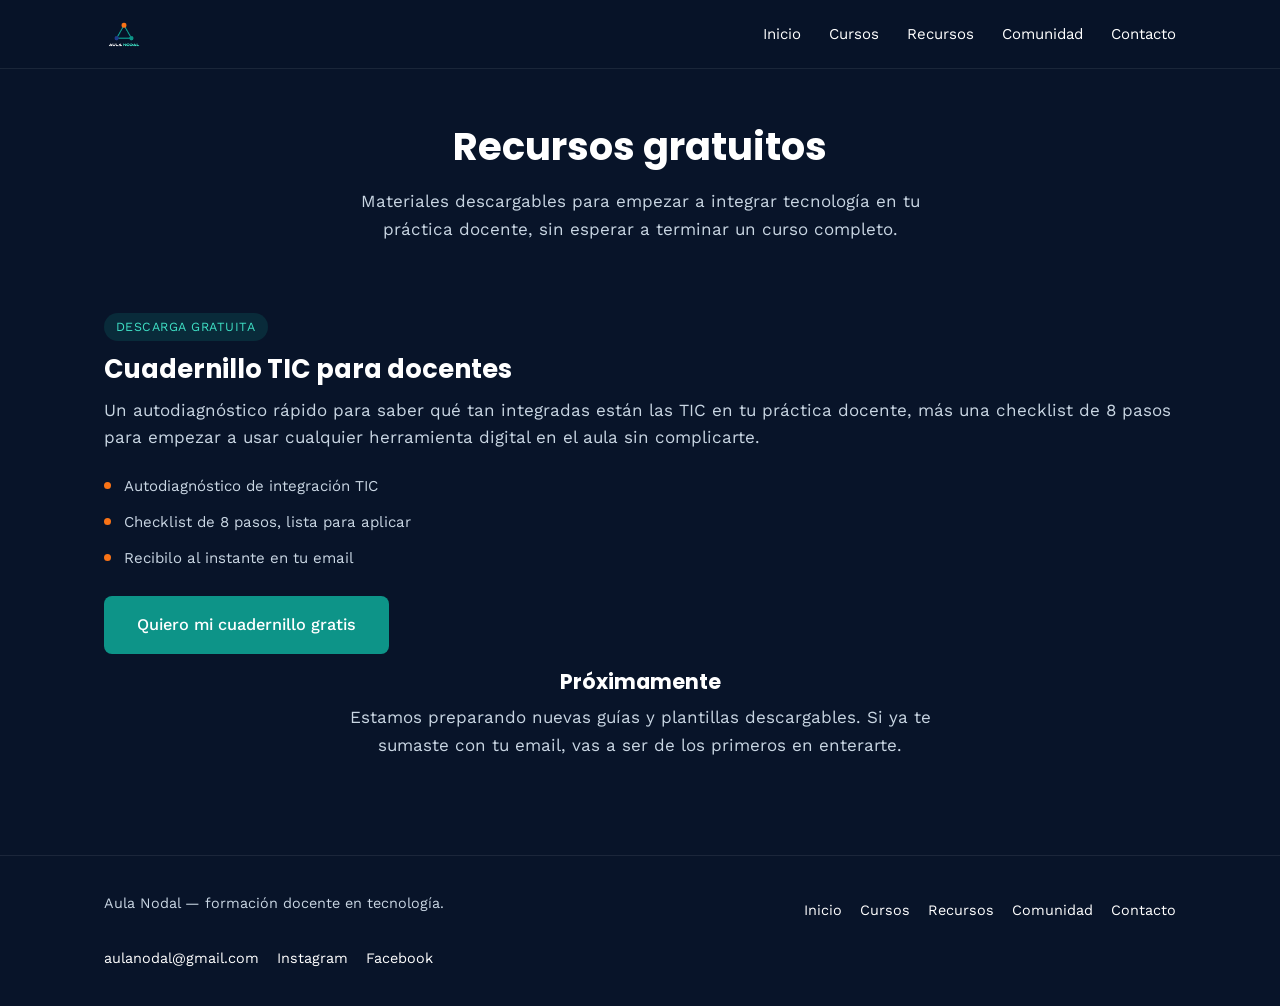
<file: recursos/index.html>
<!DOCTYPE html>
<html lang="es">
<head>
<!-- Google Tag Manager -->
<script>(function(w,d,s,l,i){w[l]=w[l]||[];w[l].push({'gtm.start':
new Date().getTime(),event:'gtm.js'});var f=d.getElementsByTagName(s)[0],
j=d.createElement(s),dl=l!='dataLayer'?'&l='+l:'';j.async=true;j.src=
'https://www.googletagmanager.com/gtm.js?id='+i+dl;f.parentNode.insertBefore(j,f);
})(window,document,'script','dataLayer','GTM-NT9JLRTF');</script>
<!-- End Google Tag Manager -->
<meta charset="UTF-8">
<meta name="viewport" content="width=device-width, initial-scale=1.0">
<title>Recursos gratuitos — Aula Nodal</title>
<meta name="description" content="Autodiagnósticos, checklists y guías descargables para empezar a integrar tecnología en el aula sin esperar a terminar un curso completo.">
<link rel="icon" href="/assets/img/favicon.png">
<link rel="preconnect" href="https://fonts.googleapis.com">
<link rel="preconnect" href="https://fonts.gstatic.com" crossorigin>
<link href="https://fonts.googleapis.com/css2?family=Poppins:wght@600;700&family=Work+Sans:wght@400;500&display=swap" rel="stylesheet">
<link rel="stylesheet" href="/assets/css/style.css">
<link rel="stylesheet" href="/assets/css/recursos.css">
</head>
<body>
<!-- Google Tag Manager (noscript) -->
<noscript><iframe src="https://www.googletagmanager.com/ns.html?id=GTM-NT9JLRTF"
height="0" width="0" style="display:none;visibility:hidden"></iframe></noscript>
<!-- End Google Tag Manager (noscript) -->

<header class="site-header">
  <div class="wrap header-inner">
    <a href="/" class="brand">
      <img src="/assets/img/logo-aulanodal.png" alt="Aula Nodal - Inicio" class="brand-mark">
    </a>
    <button class="nav-toggle" aria-expanded="false" aria-controls="primary-nav" aria-label="Abrir menú">
      <span></span><span></span><span></span>
    </button>
    <nav id="primary-nav" class="primary-nav">
      <a href="/">Inicio</a>
      <a href="/cursos/">Cursos</a>
      <a href="/recursos/">Recursos</a>
      <a href="/comunidad/">Comunidad</a>
      <a href="/contacto/">Contacto</a>
    </nav>
  </div>
</header>

<main>

  <section class="page-hero">
    <div class="wrap page-hero-inner">
      <h1>Recursos gratuitos</h1>
      <p>Materiales descargables para empezar a integrar tecnología en tu práctica docente, sin esperar a terminar un curso completo.</p>
    </div>
  </section>

  <section class="resource-section">
    <div class="wrap">
      <div class="resource-card">
        <span class="resource-tag">Descarga gratuita</span>
        <h2>Cuadernillo TIC para docentes</h2>
        <p>Un autodiagnóstico rápido para saber qué tan integradas están las TIC en tu práctica docente, más una checklist de 8 pasos para empezar a usar cualquier herramienta digital en el aula sin complicarte.</p>
        <ul class="resource-features">
          <li>Autodiagnóstico de integración TIC</li>
          <li>Checklist de 8 pasos, lista para aplicar</li>
          <li>Recibilo al instante en tu email</li>
        </ul>
        <a href="https://aulanodal-tvw69t.subscribepage.io" class="btn btn-primary btn-large" target="_blank" rel="noopener">Quiero mi cuadernillo gratis</a>
      </div>
    </div>
  </section>

  <section class="more-resources">
    <div class="wrap">
      <h2>Próximamente</h2>
      <p>Estamos preparando nuevas guías y plantillas descargables. Si ya te sumaste con tu email, vas a ser de los primeros en enterarte.</p>
    </div>
  </section>

</main>

<footer class="site-footer">
  <div class="wrap footer-inner">
    <p>Aula Nodal — formación docente en tecnología.</p>
    <nav class="footer-nav">
      <a href="/">Inicio</a>
      <a href="/cursos/">Cursos</a>
      <a href="/recursos/">Recursos</a>
      <a href="/comunidad/">Comunidad</a>
      <a href="/contacto/">Contacto</a>
    </nav>
    <div class="footer-meta">
      <a href="mailto:aulanodal@gmail.com">aulanodal@gmail.com</a>
      <a href="https://instagram.com/aulanodal" target="_blank" rel="noopener">Instagram</a>
      <a href="https://facebook.com/aulanodal" target="_blank" rel="noopener">Facebook</a>
    </div>
  </div>
</footer>

<script src="/assets/js/main.js"></script>
</body>
</html>
</file>
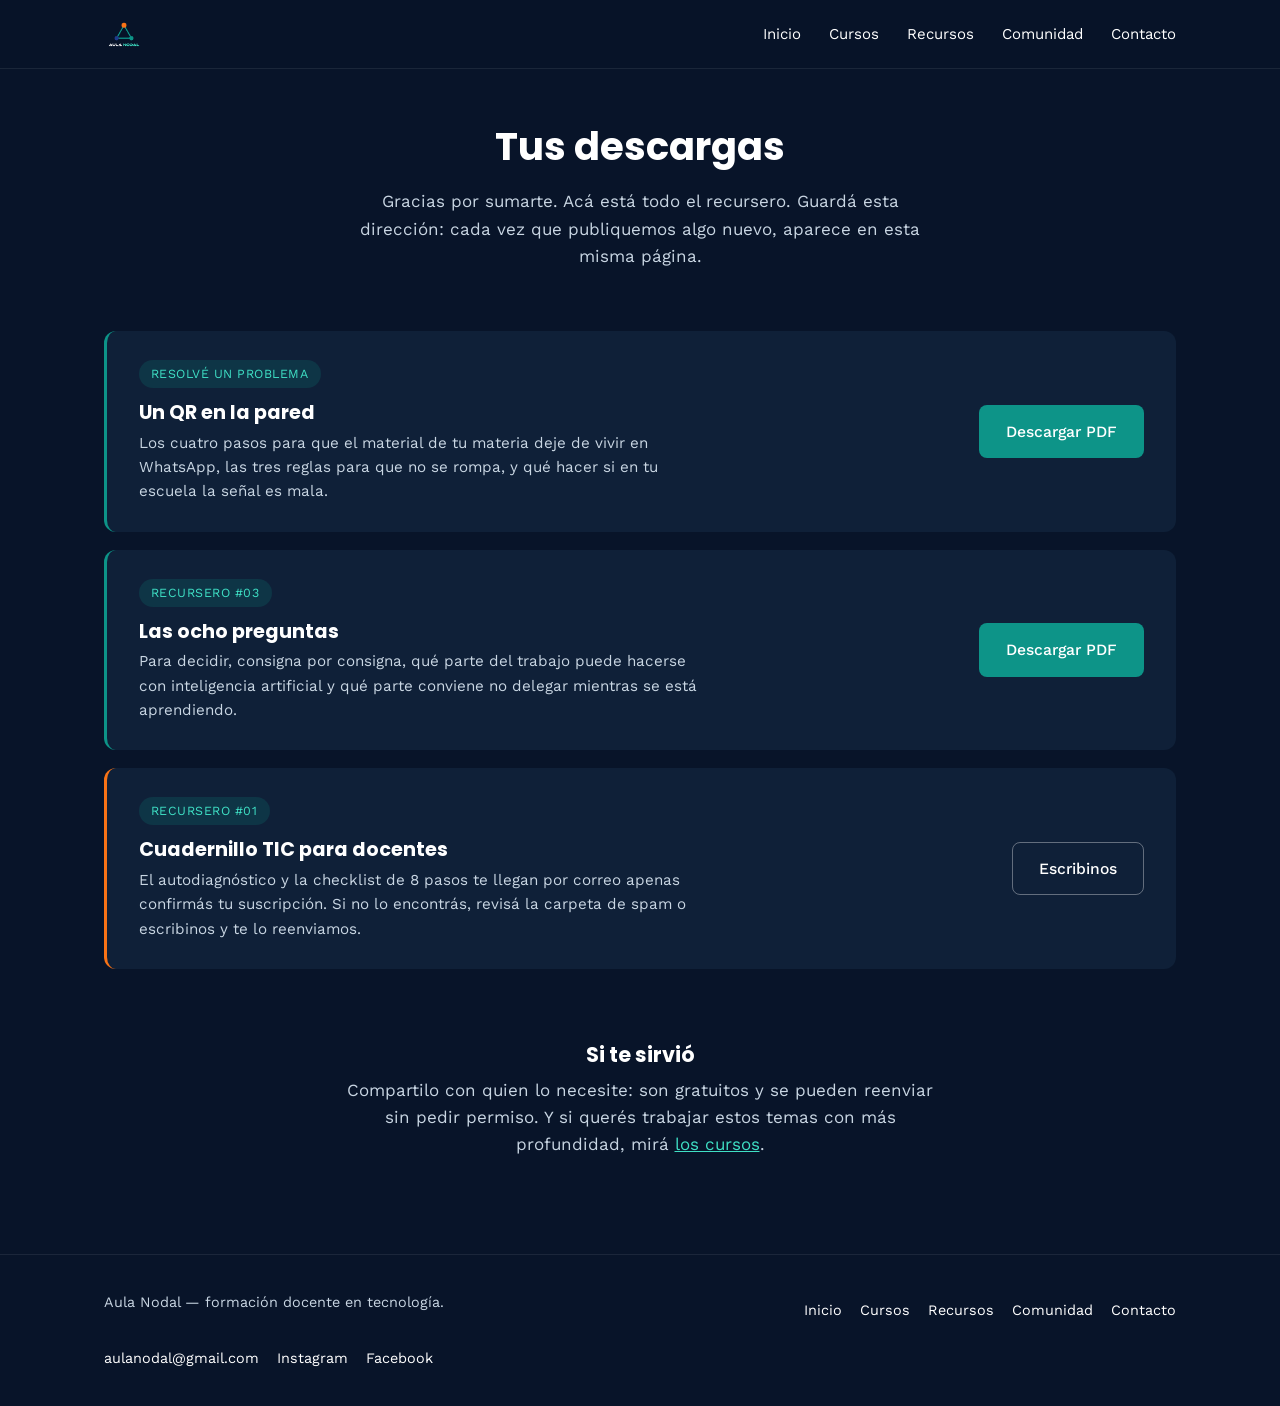
<file: recursos/descargas/index.html>
<!DOCTYPE html>
<html lang="es">
<head>
<!-- Google Tag Manager -->
<script>(function(w,d,s,l,i){w[l]=w[l]||[];w[l].push({'gtm.start':
new Date().getTime(),event:'gtm.js'});var f=d.getElementsByTagName(s)[0],
j=d.createElement(s),dl=l!='dataLayer'?'&l='+l:'';j.async=true;j.src=
'https://www.googletagmanager.com/gtm.js?id='+i+dl;f.parentNode.insertBefore(j,f);
})(window,document,'script','dataLayer','GTM-NT9JLRTF');</script>
<!-- End Google Tag Manager -->
<meta charset="UTF-8">
<meta name="viewport" content="width=device-width, initial-scale=1.0">
<meta name="robots" content="noindex, nofollow">
<title>Tus descargas — Aula Nodal</title>
<meta name="description" content="Descargas del recursero de Aula Nodal.">
<link rel="icon" href="/assets/img/favicon.png">
<link rel="preconnect" href="https://fonts.googleapis.com">
<link rel="preconnect" href="https://fonts.gstatic.com" crossorigin>
<link href="https://fonts.googleapis.com/css2?family=Poppins:wght@600;700&family=Work+Sans:wght@400;500&display=swap" rel="stylesheet">
<link rel="stylesheet" href="/assets/css/style.css">
<link rel="stylesheet" href="/assets/css/recursos.css">
</head>
<body>
<!-- Google Tag Manager (noscript) -->
<noscript><iframe src="https://www.googletagmanager.com/ns.html?id=GTM-NT9JLRTF"
height="0" width="0" style="display:none;visibility:hidden"></iframe></noscript>
<!-- End Google Tag Manager (noscript) -->

<header class="site-header">
  <div class="wrap header-inner">
    <a href="/" class="brand">
      <img src="/assets/img/logo-aulanodal.png" alt="Aula Nodal - Inicio" class="brand-mark">
    </a>
    <button class="nav-toggle" aria-expanded="false" aria-controls="primary-nav" aria-label="Abrir menú">
      <span></span><span></span><span></span>
    </button>
    <nav id="primary-nav" class="primary-nav">
      <a href="/">Inicio</a>
      <a href="/cursos/">Cursos</a>
      <a href="/recursos/">Recursos</a>
      <a href="/comunidad/">Comunidad</a>
      <a href="/contacto/">Contacto</a>
    </nav>
  </div>
</header>

<main>

  <section class="page-hero">
    <div class="wrap page-hero-inner">
      <h1>Tus descargas</h1>
      <p>Gracias por sumarte. Acá está todo el recursero. Guardá esta dirección: cada vez que publiquemos algo nuevo, aparece en esta misma página.</p>
    </div>
  </section>

  <section class="descargas">
    <div class="wrap">

      <article class="descarga">
        <div class="descarga-texto">
          <span class="resource-tag">Resolvé un problema</span>
          <h2>Un QR en la pared</h2>
          <p>Los cuatro pasos para que el material de tu materia deje de vivir en WhatsApp, las tres reglas para que no se rompa, y qué hacer si en tu escuela la señal es mala.</p>
        </div>
        <a class="btn btn-primary" href="/assets/recursos/aula-nodal-qr-en-la-pared.pdf" download>Descargar PDF</a>
      </article>

      <article class="descarga">
        <div class="descarga-texto">
          <span class="resource-tag">Recursero #03</span>
          <h2>Las ocho preguntas</h2>
          <p>Para decidir, consigna por consigna, qué parte del trabajo puede hacerse con inteligencia artificial y qué parte conviene no delegar mientras se está aprendiendo.</p>
        </div>
        <a class="btn btn-primary" href="/assets/recursos/aula-nodal-ocho-preguntas.pdf" download>Descargar PDF</a>
      </article>

      <article class="descarga descarga--correo">
        <div class="descarga-texto">
          <span class="resource-tag">Recursero #01</span>
          <h2>Cuadernillo TIC para docentes</h2>
          <p>El autodiagnóstico y la checklist de 8 pasos te llegan por correo apenas confirmás tu suscripción. Si no lo encontrás, revisá la carpeta de spam o escribinos y te lo reenviamos.</p>
        </div>
        <a class="btn btn-ghost" href="mailto:aulanodal@gmail.com?subject=No%20me%20lleg%C3%B3%20el%20cuadernillo">Escribinos</a>
      </article>

    </div>
  </section>

  <section class="more-resources">
    <div class="wrap">
      <h2>Si te sirvió</h2>
      <p>Compartilo con quien lo necesite: son gratuitos y se pueden reenviar sin pedir permiso. Y si querés trabajar estos temas con más profundidad, mirá <a href="/cursos/">los cursos</a>.</p>
    </div>
  </section>

</main>

<footer class="site-footer">
  <div class="wrap footer-inner">
    <p>Aula Nodal — formación docente en tecnología.</p>
    <nav class="footer-nav">
      <a href="/">Inicio</a>
      <a href="/cursos/">Cursos</a>
      <a href="/recursos/">Recursos</a>
      <a href="/comunidad/">Comunidad</a>
      <a href="/contacto/">Contacto</a>
    </nav>
    <div class="footer-meta">
      <a href="mailto:aulanodal@gmail.com">aulanodal@gmail.com</a>
      <a href="https://instagram.com/aulanodal" target="_blank" rel="noopener">Instagram</a>
      <a href="https://facebook.com/aulanodal" target="_blank" rel="noopener">Facebook</a>
    </div>
  </div>
</footer>

<script src="/assets/js/main.js"></script>
</body>
</html>
</file>
<file: assets/css/style.css>
/* ---------- Tokens ---------- */
:root {
  --navy: #081429;
  --navy-light: #0F2038;
  --teal: #0D9488;
  --mint: #3FE0C5;
  --cyan: #6EC8FF;
  --orange: #F97316;
  --white: #FFFFFF;
  --ink-soft: #C9D6E3;
  --max-width: 1120px;
}

/* ---------- Reset & base ---------- */
* { box-sizing: border-box; }
html { scroll-behavior: smooth; }
body {
  margin: 0;
  background: var(--navy);
  color: var(--white);
  font-family: 'Work Sans', system-ui, sans-serif;
  font-size: 17px;
  line-height: 1.6;
}
h1, h2 {
  font-family: 'Poppins', sans-serif;
  font-weight: 700;
  line-height: 1.15;
  margin: 0 0 0.5em;
}
p { margin: 0 0 1em; color: var(--ink-soft); }
a { color: inherit; text-decoration: none; }
img { max-width: 100%; display: block; }

.wrap {
  max-width: var(--max-width);
  margin: 0 auto;
  padding: 0 24px;
}

/* ---------- Header ---------- */
.site-header {
  position: sticky;
  top: 0;
  background: rgba(8, 20, 41, 0.92);
  backdrop-filter: blur(6px);
  border-bottom: 1px solid rgba(255,255,255,0.08);
  z-index: 10;
}
.header-inner {
  display: flex;
  align-items: center;
  justify-content: space-between;
  padding-top: 14px;
  padding-bottom: 14px;
}
.brand-mark { height: 40px; width: auto; }

.primary-nav {
  display: flex;
  gap: 28px;
  font-size: 15px;
}
.primary-nav a:hover { color: var(--mint); }

.nav-toggle {
  display: none;
  flex-direction: column;
  gap: 5px;
  background: none;
  border: none;
  cursor: pointer;
  padding: 6px;
}
.nav-toggle span {
  width: 22px;
  height: 2px;
  background: var(--white);
  display: block;
}

/* ---------- Hero ---------- */
.hero { padding: 72px 0 88px; }
.hero-inner {
  display: grid;
  grid-template-columns: 1.15fr 0.85fr;
  gap: 48px;
  align-items: center;
}
.hero h1 {
  font-size: clamp(2rem, 4vw, 2.75rem);
  max-width: 14ch;
}
.hero-sub {
  max-width: 46ch;
  font-size: 1.05rem;
}
.hero-ctas {
  display: flex;
  flex-wrap: wrap;
  gap: 14px;
  margin-top: 8px;
}
.hero-graphic img { width: 100%; max-width: 340px; height: auto; margin: 0 auto; }

.btn {
  display: inline-block;
  padding: 13px 26px;
  border-radius: 8px;
  font-weight: 500;
  font-size: 0.98rem;
  border: 1px solid transparent;
}
.btn-primary {
  background: var(--teal);
  color: var(--white);
}
.btn-primary:hover { background: #0B7A70; }
.btn-ghost {
  border-color: rgba(255,255,255,0.35);
  color: var(--white);
}
.btn-ghost:hover { border-color: var(--mint); color: var(--mint); }

/* ---------- Pillars ---------- */
.pillars { padding: 20px 0 88px; }
.pillars-grid {
  display: grid;
  grid-template-columns: repeat(3, 1fr);
  gap: 24px;
}
.pillar {
  background: var(--navy-light);
  border-radius: 12px;
  padding: 32px 28px;
  display: flex;
  flex-direction: column;
  gap: 4px;
  border-top: 3px solid transparent;
}
.pillar-orange { border-top-color: var(--orange); }
.pillar-teal { border-top-color: var(--teal); }
.pillar-navy { border-top-color: var(--cyan); }

.pillar-node {
  width: 12px;
  height: 12px;
  border-radius: 50%;
  margin-bottom: 14px;
}
.pillar-orange .pillar-node { background: var(--orange); }
.pillar-teal .pillar-node { background: var(--teal); }
.pillar-navy .pillar-node { background: var(--cyan); }

.pillar h2 { font-size: 1.3rem; }
.pillar-link {
  margin-top: auto;
  padding-top: 14px;
  font-size: 0.92rem;
  color: var(--mint);
}
.pillar:hover .pillar-link { text-decoration: underline; }

/* ---------- About ---------- */
.about { padding: 24px 0 96px; }
.about-inner {
  display: grid;
  grid-template-columns: 200px 1fr;
  gap: 40px;
  align-items: center;
}
.about-photo {
  width: 200px;
  height: 200px;
  border-radius: 50%;
  object-fit: cover;
  background: var(--navy-light);
}
.about-text p { max-width: 62ch; }

/* ---------- Footer ---------- */
.site-footer {
  border-top: 1px solid rgba(255,255,255,0.08);
  padding: 36px 0;
}
.footer-inner {
  display: flex;
  flex-wrap: wrap;
  gap: 18px 32px;
  align-items: center;
  justify-content: space-between;
  font-size: 0.9rem;
}
.footer-nav, .footer-meta {
  display: flex;
  flex-wrap: wrap;
  gap: 18px;
}
.footer-nav a:hover, .footer-meta a:hover { color: var(--mint); }

/* ---------- Responsive ---------- */
@media (max-width: 860px) {
  .hero-inner { grid-template-columns: 1fr; }
  .hero-graphic { max-width: 260px; margin: 0 auto; }
  .pillars-grid { grid-template-columns: 1fr; }
  .about-inner { grid-template-columns: 1fr; text-align: center; }
  .about-photo { margin: 0 auto; }
}
@media (max-width: 640px) {
  .primary-nav {
    position: absolute;
    top: 100%;
    left: 0;
    right: 0;
    background: var(--navy);
    flex-direction: column;
    padding: 16px 24px 24px;
    display: none;
    border-bottom: 1px solid rgba(255,255,255,0.08);
  }
  .primary-nav.open { display: flex; }
  .nav-toggle { display: flex; }
}

/* ---------- Accessibility ---------- */
:focus-visible {
  outline: 2px solid var(--mint);
  outline-offset: 2px;
}
@media (prefers-reduced-motion: reduce) {
  html { scroll-behavior: auto; }
}
</file>
<file: assets/css/recursos.css>
/* ---------- Page hero (genérico, reutilizable en recursos/comunidad/contacto) ---------- */
.page-hero { padding: 56px 0 20px; text-align: center; }
.page-hero-inner { max-width: 640px; margin: 0 auto; }
.page-hero h1 { font-size: clamp(1.9rem, 4vw, 2.4rem); }

/* ---------- Grilla de recursos ---------- */
.resource-section { padding: 32px 0 16px; }
.resource-grid {
  display: grid;
  grid-template-columns: repeat(3, 1fr);
  gap: 24px;
}
.resource-item {
  background: var(--navy-light);
  border-radius: 12px;
  padding: 32px 28px;
  display: flex;
  flex-direction: column;
  border-top: 3px solid transparent;
}
.resource-item--orange { border-top-color: var(--orange); }
.resource-item--teal   { border-top-color: var(--teal); }
.resource-item--cyan   { border-top-color: var(--cyan); }

.resource-node {
  width: 12px;
  height: 12px;
  border-radius: 50%;
  margin-bottom: 14px;
}
.resource-item--orange .resource-node { background: var(--orange); }
.resource-item--teal   .resource-node { background: var(--teal); }
.resource-item--cyan   .resource-node { background: var(--cyan); }

.resource-tag {
  display: inline-block;
  align-self: flex-start;
  background: rgba(13, 148, 136, 0.18);
  color: var(--mint);
  padding: 4px 12px;
  border-radius: 20px;
  font-size: 0.78rem;
  letter-spacing: 0.04em;
  text-transform: uppercase;
  margin-bottom: 14px;
}
.resource-item h2 { font-size: 1.25rem; }

.resource-features {
  list-style: none;
  padding: 0;
  margin: 0 0 20px;
}
.resource-features li {
  padding: 6px 0 6px 20px;
  position: relative;
  color: var(--ink-soft);
  font-size: 0.94rem;
}
.resource-features li::before {
  content: "";
  position: absolute;
  left: 0;
  top: 14px;
  width: 7px;
  height: 7px;
  border-radius: 50%;
  background: var(--orange);
}
.resource-meta {
  margin-top: auto;
  padding-top: 8px;
  font-size: 0.85rem;
  color: rgba(201, 214, 227, 0.65);
}

/* ---------- Banda de suscripción ---------- */
.resource-cta { padding: 48px 0 72px; }
.resource-cta-inner {
  max-width: 620px;
  margin: 0 auto;
  text-align: center;
  background: var(--navy-light);
  border-radius: 14px;
  padding: 44px 36px;
  border-top: 3px solid var(--mint);
}
.resource-cta h2 { font-size: 1.5rem; }
.resource-cta > .wrap > p { max-width: 46ch; }
.resource-cta-inner > p { max-width: 46ch; margin: 0 auto 24px; }
.btn-large { padding: 15px 32px; font-size: 1.02rem; }
.resource-cta-note {
  margin: 20px 0 0;
  font-size: 0.9rem;
  color: rgba(201, 214, 227, 0.7);
}
.resource-cta-note a { color: var(--mint); text-decoration: underline; }

/* ---------- Página de descargas ---------- */
.descargas { padding: 24px 0 56px; }
.descarga {
  display: flex;
  align-items: center;
  justify-content: space-between;
  gap: 32px;
  background: var(--navy-light);
  border-radius: 12px;
  padding: 28px 32px;
  margin-bottom: 18px;
  border-left: 3px solid var(--teal);
}
.descarga--correo { border-left-color: var(--orange); }
.descarga-texto { flex: 1; min-width: 0; }
.descarga h2 { font-size: 1.2rem; margin-bottom: 0.35em; }
.descarga p { margin: 0; max-width: 62ch; font-size: 0.95rem; }
.descarga .btn { flex-shrink: 0; }

/* ---------- Cierre ---------- */
.more-resources { padding: 0 0 96px; text-align: center; }
.more-resources h2 { font-size: 1.3rem; margin-bottom: 10px; }
.more-resources p { max-width: 54ch; margin: 0 auto; }
.more-resources a { color: var(--mint); text-decoration: underline; }

/* ---------- Responsive ---------- */
@media (max-width: 860px) {
  .resource-grid { grid-template-columns: 1fr; }
  .descarga { flex-direction: column; align-items: flex-start; gap: 20px; }
}
</file>
<file: assets/css/comunidad.css>
/* ---------- Canales de comunidad ---------- */
.community-channels { padding: 20px 0 80px; }
.channels-grid {
  display: grid;
  grid-template-columns: 1fr 1fr;
  gap: 24px;
}
.channel-card {
  background: var(--navy-light);
  border-radius: 12px;
  padding: 32px 28px;
  display: flex;
  flex-direction: column;
  align-items: flex-start;
  gap: 6px;
}
.channel-node {
  width: 12px;
  height: 12px;
  border-radius: 50%;
  margin-bottom: 12px;
}
.channel-node-cyan { background: var(--cyan); }
.channel-node-teal { background: var(--teal); }
.channel-card h2 { font-size: 1.25rem; }
.channel-card p { margin-bottom: 20px; }
.channel-card .btn { margin-top: auto; }

/* ---------- LOF ---------- */
.lof-section { padding: 0 0 96px; text-align: center; }
.lof-inner { max-width: 620px; margin: 0 auto; }
.lof-section h2 { font-size: 1.3rem; margin-bottom: 12px; }
.lof-link {
  display: inline-block;
  margin-top: 8px;
  color: var(--mint);
  font-size: 0.95rem;
}
.lof-link:hover { text-decoration: underline; }

/* ---------- Responsive ---------- */
@media (max-width: 700px) {
  .channels-grid { grid-template-columns: 1fr; }
}
</file>
<file: assets/css/contacto.css>
/* ---------- Canales de contacto ---------- */
.contact-channels { padding: 20px 0 60px; }
.contact-grid {
  display: grid;
  grid-template-columns: 1fr 1fr;
  gap: 24px;
}
.contact-card {
  background: var(--navy-light);
  border-radius: 12px;
  padding: 32px 28px;
  display: block;
  border: 1px solid transparent;
  transition: border-color 0.15s ease;
}
.contact-card:hover { border-color: var(--teal); }
.contact-icon {
  display: inline-flex;
  width: 40px;
  height: 40px;
  align-items: center;
  justify-content: center;
  border-radius: 50%;
  background: rgba(13, 148, 136, 0.18);
  color: var(--mint);
  margin-bottom: 16px;
}
.contact-icon svg { width: 20px; height: 20px; }
.contact-card h2 { font-size: 1.15rem; margin-bottom: 4px; }
.contact-card p { margin: 0; }

/* ---------- Redes ---------- */
.social-line { padding: 0 0 96px; text-align: center; }
.social-line a { color: var(--mint); }
.social-line a:hover { text-decoration: underline; }

/* ---------- Responsive ---------- */
@media (max-width: 700px) {
  .contact-grid { grid-template-columns: 1fr; }
}
</file>
<file: assets/css/cursos.css>
/* ---------- Course hero ---------- */
.course-hero { padding: 56px 0 48px; }
.course-hero-inner {
  max-width: 760px;
  margin: 0 auto;
  text-align: center;
}
.course-hero h1 {
  font-size: clamp(1.9rem, 4vw, 2.5rem);
}
.course-hero-sub {
  font-size: 1.1rem;
  max-width: 55ch;
  margin: 0 auto 28px;
}
.video-embed {
  position: relative;
  width: 100%;
  padding-top: 56.25%;
  border-radius: 12px;
  overflow: hidden;
  margin-bottom: 28px;
  background: var(--navy-light);
}
.video-embed iframe {
  position: absolute;
  inset: 0;
  width: 100%;
  height: 100%;
  border: 0;
}
.btn-large { padding: 15px 32px; font-size: 1.05rem; }

.who-title { margin-top: 44px; font-size: 1.3rem; }
.who-list {
  list-style: none;
  padding: 0;
  margin: 0 auto;
  max-width: 46ch;
  text-align: left;
}
.who-list li {
  padding: 8px 0 8px 24px;
  position: relative;
  color: var(--ink-soft);
}
.who-list li::before {
  content: "";
  position: absolute;
  left: 0;
  top: 16px;
  width: 8px;
  height: 8px;
  border-radius: 50%;
  background: var(--teal);
}

/* ---------- Problema / propuesta ---------- */
.problem-solution { padding: 20px 0 88px; }
.ps-grid {
  display: grid;
  grid-template-columns: 1fr 1fr;
  gap: 24px;
}
.ps-card {
  background: var(--navy-light);
  border-radius: 12px;
  padding: 32px;
}
.ps-card h2 { font-size: 1.25rem; }
.ps-card ul { padding-left: 20px; margin: 0; }
.ps-card li { margin-bottom: 10px; color: var(--ink-soft); }
.ps-card-accent { border-top: 3px solid var(--mint); }

/* ---------- Lo que aprenderás ---------- */
.learn-grid-section { padding: 0 0 88px; }
.learn-grid-section h2 { text-align: center; max-width: 34ch; margin: 0 auto 36px; font-size: 1.6rem; }
.learn-grid {
  display: grid;
  grid-template-columns: repeat(3, 1fr);
  gap: 20px;
}
.learn-card {
  background: var(--navy-light);
  border-radius: 12px;
  padding: 26px;
}
.learn-card h3 { font-size: 1.1rem; margin-bottom: 8px; }
.learn-card p { margin: 0; font-size: 0.95rem; }

/* ---------- Módulos ---------- */
.modules-section { padding: 0 0 88px; }
.modules-section h2 { text-align: center; font-size: 1.6rem; margin-bottom: 8px; }
.modules-sub { text-align: center; max-width: 50ch; margin: 0 auto 36px; }
.modules-list { max-width: 760px; margin: 0 auto; }
.module-item {
  background: var(--navy-light);
  border-radius: 10px;
  margin-bottom: 10px;
  padding: 4px 22px;
}
.module-item summary {
  cursor: pointer;
  padding: 16px 0;
  font-weight: 500;
  display: flex;
  align-items: center;
  gap: 14px;
  list-style: none;
}
.module-item summary::-webkit-details-marker { display: none; }
.module-num {
  display: inline-flex;
  align-items: center;
  justify-content: center;
  width: 28px;
  height: 28px;
  border-radius: 50%;
  background: var(--teal);
  color: var(--white);
  font-size: 0.85rem;
  flex-shrink: 0;
}
.module-count {
  margin-left: auto;
  font-size: 0.85rem;
  color: var(--ink-soft);
  font-weight: 400;
  white-space: nowrap;
}
.module-item p {
  padding: 0 0 18px 42px;
  margin: 0;
}

/* ---------- Precio ---------- */
.pricing-section { padding: 0 0 88px; }
.pricing-card {
  max-width: 460px;
  margin: 0 auto;
  background: var(--navy-light);
  border: 1px solid var(--teal);
  border-radius: 14px;
  padding: 40px 36px;
  text-align: center;
}
.pricing-label { color: var(--mint); font-size: 0.95rem; margin-bottom: 10px; }
.pricing-amounts { margin-bottom: 22px; }
.price-current { font-family: 'Poppins', sans-serif; font-size: 2.4rem; font-weight: 700; margin-right: 10px; }
.price-old { text-decoration: line-through; color: var(--ink-soft); font-size: 1.2rem; }
.pricing-features {
  list-style: none;
  padding: 0;
  margin: 0 0 26px;
  text-align: left;
}
.pricing-features li {
  padding: 8px 0 8px 24px;
  position: relative;
  color: var(--ink-soft);
}
.pricing-features li::before {
  content: "";
  position: absolute;
  left: 0;
  top: 16px;
  width: 8px;
  height: 8px;
  border-radius: 50%;
  background: var(--orange);
}
.pricing-note { font-size: 0.85rem; margin-top: 18px; }
.pricing-guarantee { font-size: 0.9rem; color: var(--mint); margin-top: 6px; }

/* ---------- FAQ ---------- */
.faq-section { padding: 0 0 88px; }
.faq-section h2 { text-align: center; font-size: 1.6rem; margin-bottom: 32px; }
.faq-item {
  max-width: 720px;
  margin: 0 auto 10px;
  background: var(--navy-light);
  border-radius: 10px;
  padding: 4px 22px;
}
.faq-item summary {
  cursor: pointer;
  padding: 16px 0;
  font-weight: 500;
  list-style: none;
}
.faq-item summary::-webkit-details-marker { display: none; }
.faq-item p { margin: 0; padding: 0 0 18px; }

/* ---------- CTA final ---------- */
.final-cta {
  padding: 20px 0 96px;
  text-align: center;
}
.final-cta h2 { max-width: 26ch; margin: 0 auto 14px; font-size: 1.7rem; }
.final-cta p { max-width: 52ch; margin: 0 auto 28px; }
.whatsapp-link { margin-top: 18px; font-size: 0.95rem; }
.whatsapp-link a { color: var(--mint); }
.whatsapp-link a:hover { text-decoration: underline; }

/* ---------- Responsive ---------- */
@media (max-width: 860px) {
  .ps-grid { grid-template-columns: 1fr; }
  .learn-grid { grid-template-columns: 1fr 1fr; }
}
@media (max-width: 640px) {
  .learn-grid { grid-template-columns: 1fr; }
  .pricing-card { padding: 32px 22px; }
  .module-count { display: none; }
}
</file>
